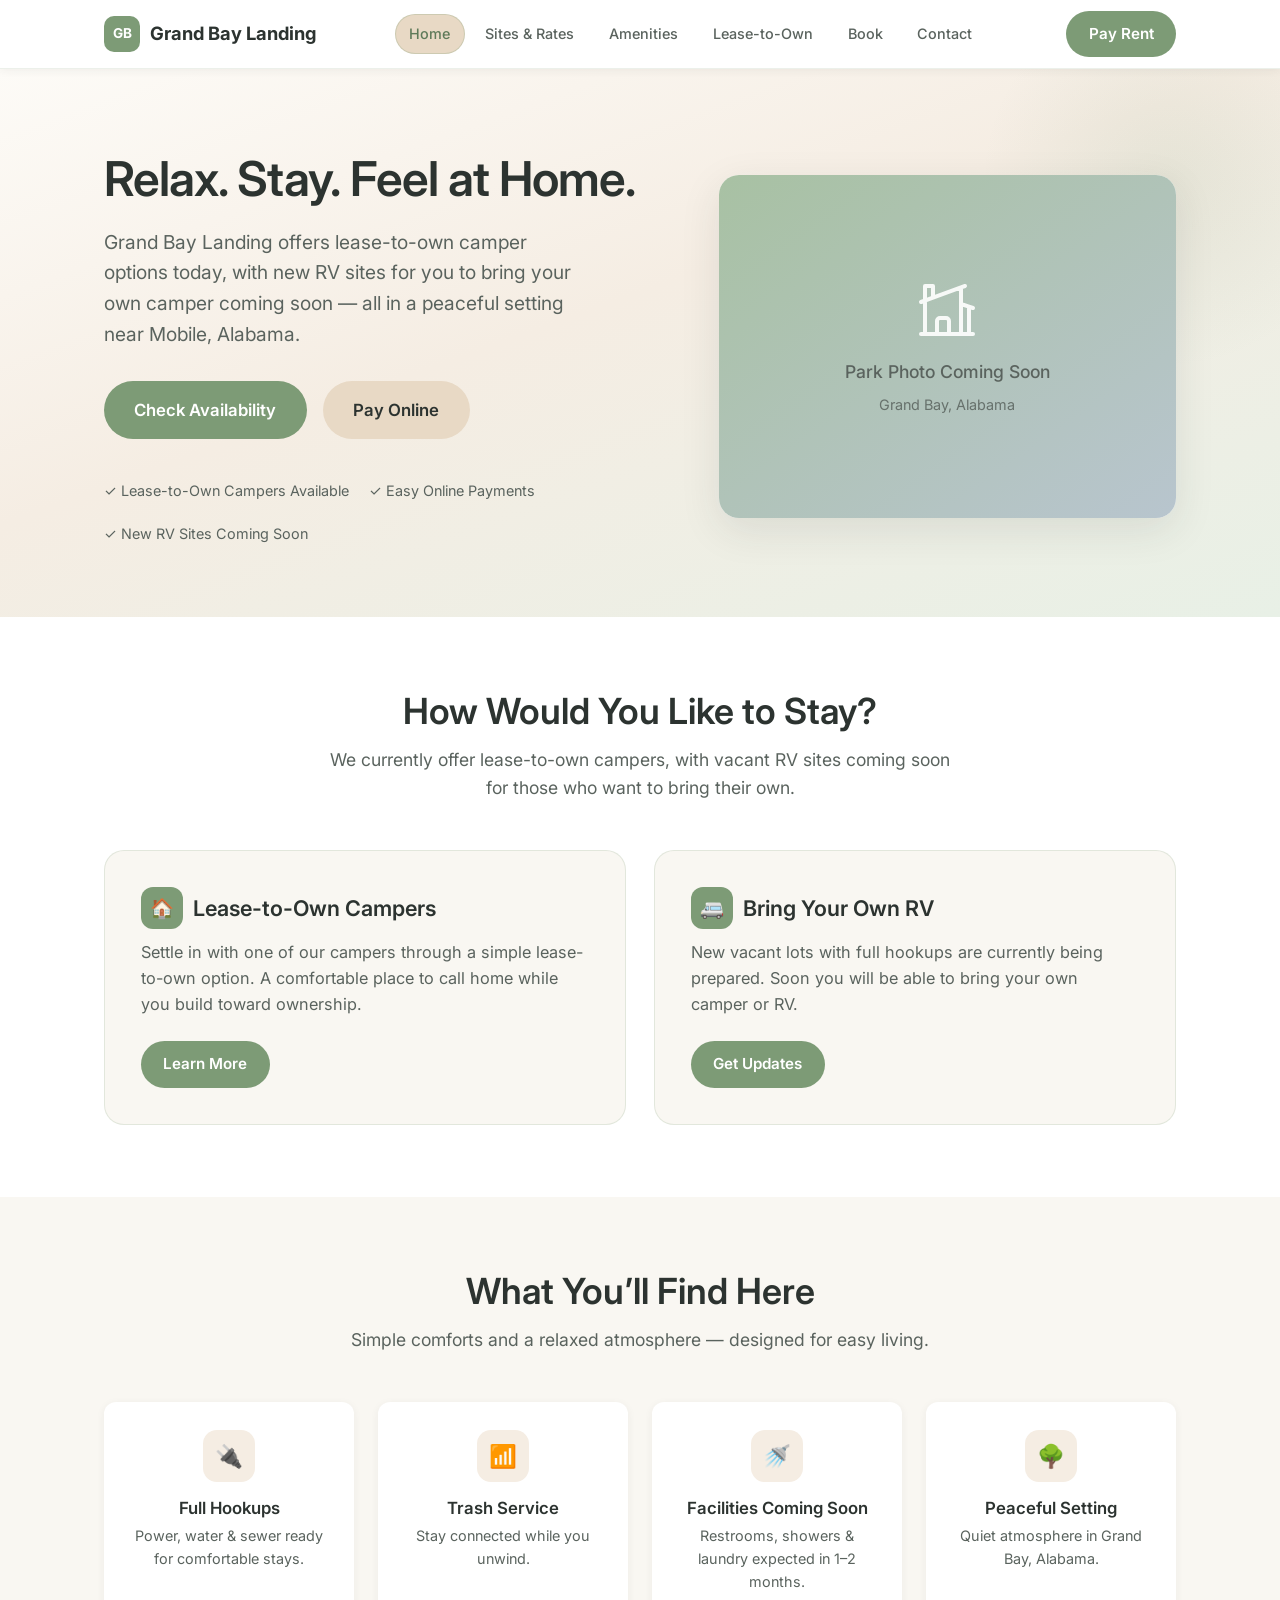
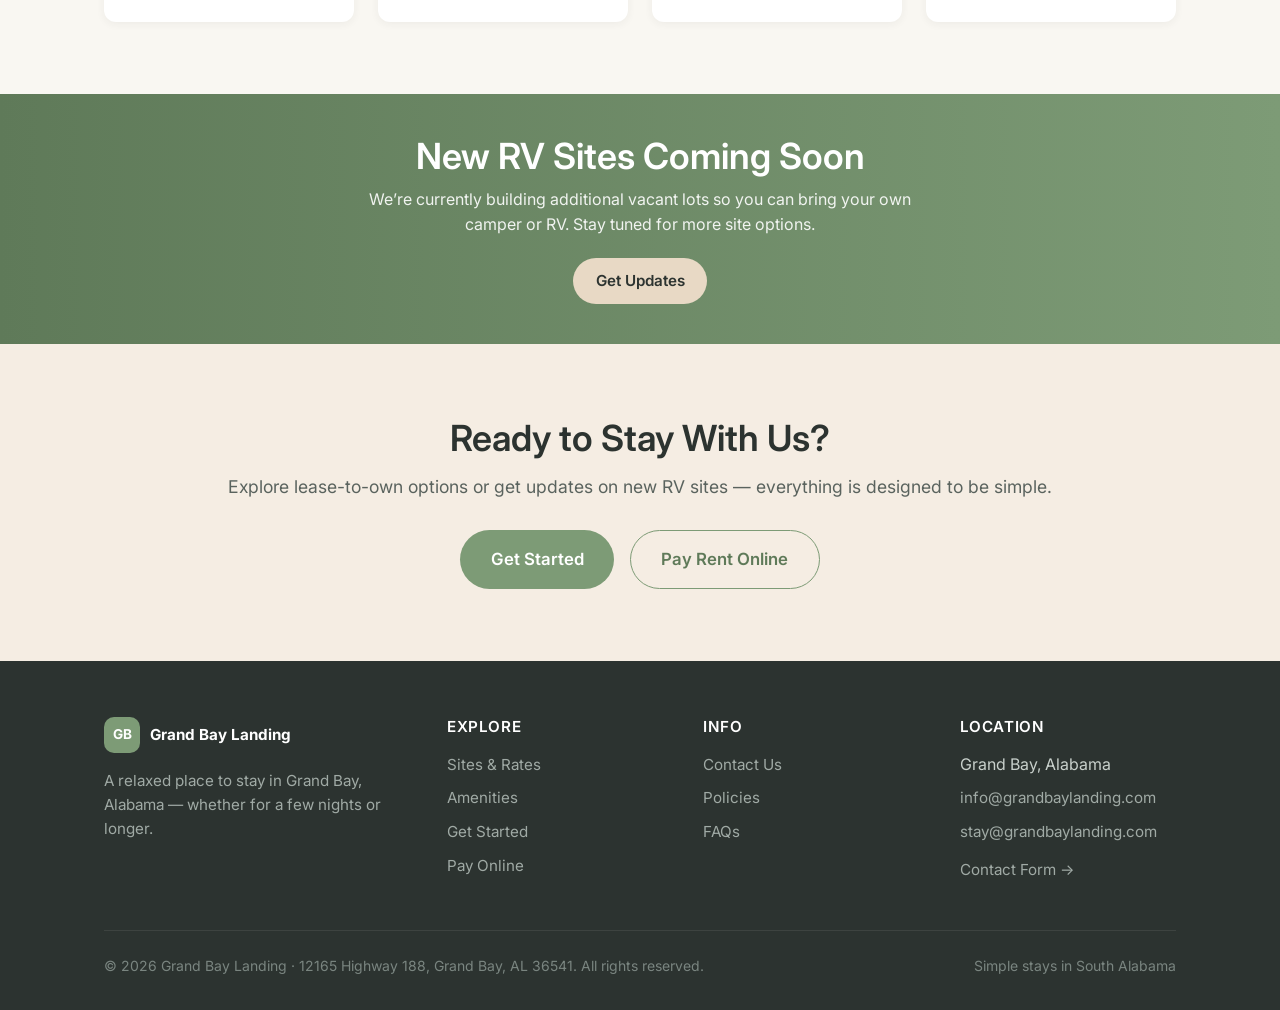
<file: gbl-rvs-listings/index.html>
<!DOCTYPE html>
<html lang="en">
<head>
  <meta charset="UTF-8">
  <meta name="viewport" content="width=device-width, initial-scale=1.0">
  <title>Grand Bay Landing | Lease-to-Own Campers & RV Sites – Grand Bay, Alabama</title>
  <meta name="description" content="Grand Bay Landing offers lease-to-own camper options and upcoming RV sites in Grand Bay, Alabama. Easy online payments for tenants.">
  <link rel="preconnect" href="https://fonts.googleapis.com">
  <link rel="preconnect" href="https://fonts.gstatic.com" crossorigin>
  <link href="https://fonts.googleapis.com/css2?family=Inter:wght@400;500;600;700&display=swap" rel="stylesheet">
  <link rel="stylesheet" href="styles.css">
  <!-- PWA ready later -->
</head>
<body>

  <!-- Header -->
  <header class="header">
    <div class="container header-inner">
      <a href="index.html" class="logo">
        <div class="logo-mark">GB</div>
        Grand Bay Landing
      </a>

      <nav class="nav">
        <a href="index.html" class="active">Home</a>
        <a href="sites.html">Sites & Rates</a>
        <a href="amenities.html">Amenities</a>
        <a href="rvs.html">Lease-to-Own</a>
        <a href="book.html">Book</a>
        <a href="contact.html">Contact</a>
      </nav>

      <div class="header-cta">
        <a href="https://tenants.propertymanagercloud.com/home/login?ReturnUrl=%2f" class="btn btn-primary" target="_blank" rel="noopener">Pay Rent</a>
      </div>

      <button class="menu-toggle" aria-label="Open menu">☰</button>
    </div>
  </header>

  <!-- Hero -->
  <section class="hero">
    <div class="container hero-grid">
      <div class="hero-content">
        <h1>Relax. Stay. Feel at Home.</h1>
        <p class="lead">
          Grand Bay Landing offers lease-to-own camper options today, with new RV sites for you to bring your own camper coming soon — all in a peaceful setting near Mobile, Alabama.
        </p>
        <div class="hero-actions">
          <a href="book.html" class="btn btn-primary btn-lg">Check Availability</a>
          <a href="https://tenants.propertymanagercloud.com/home/login?ReturnUrl=%2f" class="btn btn-sand btn-lg" target="_blank" rel="noopener">Pay Online</a>
        </div>
        <div class="hero-badges">
          <span>✓ Lease-to-Own Campers Available</span>
          <span>✓ Easy Online Payments</span>
          <span>✓ New RV Sites Coming Soon</span>
        </div>
      </div>

      <div class="hero-visual">
        <div class="hero-placeholder">
          <svg xmlns="http://www.w3.org/2000/svg" fill="none" viewBox="0 0 24 24" stroke="currentColor" stroke-width="1.5">
            <path stroke-linecap="round" stroke-linejoin="round" d="M8.25 21v-4.875c0-.621.504-1.125 1.125-1.125h2.25c.621 0 1.125.504 1.125 1.125V21m0 0h4.5V3.545M12.75 21h7.5V10.75M2.25 21h1.5m18 0h-18M2.25 9l4.5-1.636M18.75 3l-1.5.545m0 6.205l3 1m1.5.5-1.5-.5M6.75 7.364V3h-3v18m3-13.636l10.5-3.819" />
          </svg>
          <p style="font-size:1.1rem; font-weight:500; margin:0;">Park Photo Coming Soon</p>
          <p style="font-size:0.9rem; opacity:0.85; margin-top:0.4rem;">Grand Bay, Alabama</p>
        </div>
      </div>
    </div>
  </section>

  <!-- Two Clear Paths -->
  <section class="section paths">
    <div class="container">
      <div class="section-header">
        <h2>How Would You Like to Stay?</h2>
        <p>We currently offer lease-to-own campers, with vacant RV sites coming soon for those who want to bring their own.</p>
      </div>

      <div class="paths-grid">
        <!-- Lease-to-Own -->
        <div class="path-card">
          <h3>
            <span class="path-icon">🏠</span>
            Lease-to-Own Campers
          </h3>
          <p>
            Settle in with one of our campers through a simple lease-to-own option. A comfortable place to call home while you build toward ownership.
          </p>
          <a href="contact.html" class="btn btn-primary">Learn More</a>
        </div>

        <!-- Bring Your Own -->
        <div class="path-card">
          <h3>
            <span class="path-icon">🚐</span>
            Bring Your Own RV
          </h3>
          <p>
            New vacant lots with full hookups are currently being prepared. Soon you will be able to bring your own camper or RV.
          </p>
          <a href="contact.html" class="btn btn-primary">Get Updates</a>
        </div>
      </div>
    </div>
  </section>

  <!-- Features / Amenities Teaser -->
  <section class="section" style="background: var(--off-white);">
    <div class="container">
      <div class="section-header">
        <h2>What You’ll Find Here</h2>
        <p>Simple comforts and a relaxed atmosphere — designed for easy living.</p>
      </div>

      <div class="features-grid">
        <div class="feature-card">
          <div class="feature-icon">🔌</div>
          <h4>Full Hookups</h4>
          <p>Power, water & sewer ready for comfortable stays.</p>
        </div>
        <div class="feature-card">
          <div class="feature-icon">📶</div>
          <h4>Trash Service</h4>
          <p>Stay connected while you unwind.</p>
        </div>
        <div class="feature-card">
          <div class="feature-icon">🚿</div>
          <h4>Facilities Coming Soon</h4>
          <p>Restrooms, showers & laundry expected in 1–2 months.</p>
        </div>
        <div class="feature-card">
          <div class="feature-icon">🌳</div>
          <h4>Peaceful Setting</h4>
          <p>Quiet atmosphere in Grand Bay, Alabama.</p>
        </div>
      </div>
    </div>
  </section>

  <!-- Coming Soon Banner -->
  <section class="coming-soon">
    <div class="container">
      <h2>New RV Sites Coming Soon</h2>
      <p>
        We’re currently building additional vacant lots so you can bring your own camper or RV. 
        Stay tuned for more site options.
      </p>
      <a href="contact.html" class="btn btn-sand">Get Updates</a>
    </div>
  </section>

  <!-- Final CTA -->
  <section class="section cta-section">
    <div class="container">
      <h2>Ready to Stay With Us?</h2>
      <p>Explore lease-to-own options or get updates on new RV sites — everything is designed to be simple.</p>
      <div class="cta-actions">
        <a href="book.html" class="btn btn-primary btn-lg">Get Started</a>
        <a href="https://tenants.propertymanagercloud.com/home/login?ReturnUrl=%2f" class="btn btn-secondary btn-lg" target="_blank" rel="noopener">Pay Rent Online</a>
      </div>
    </div>
  </section>

  <!-- Footer -->
  <footer class="footer">
    <div class="container">
      <div class="footer-grid">
        <div class="footer-brand">
          <a href="index.html" class="logo">
            <div class="logo-mark">GB</div>
            Grand Bay Landing
          </a>
          <p>A relaxed place to stay in Grand Bay, Alabama — whether for a few nights or longer.</p>
        </div>

        <div>
          <h4>Explore</h4>
          <ul>
            <li><a href="sites.html">Sites & Rates</a></li>
            <li><a href="amenities.html">Amenities</a></li>
            <li><a href="book.html">Get Started</a></li>
            <li><a href="https://tenants.propertymanagercloud.com/home/login?ReturnUrl=%2f" target="_blank" rel="noopener">Pay Online</a></li>
          </ul>
        </div>

        <div>
          <h4>Info</h4>
          <ul>
            <li><a href="contact.html">Contact Us</a></li>
            <li><a href="#">Policies</a></li>
            <li><a href="#">FAQs</a></li>
          </ul>
        </div>

        <div>
          <h4>Location</h4>
          <ul>
            <li>Grand Bay, Alabama</li>
            <li style="margin-top:0.5rem;"><a href="mailto:info@grandbaylanding.com">info@grandbaylanding.com</a></li>
            <li><a href="mailto:stay@grandbaylanding.com">stay@grandbaylanding.com</a></li>
            <li style="margin-top:0.75rem;"><a href="contact.html">Contact Form →</a></li>
          </ul>
        </div>
      </div>

      <div class="footer-bottom">
        <span>© 2026 Grand Bay Landing · 12165 Highway 188, Grand Bay, AL 36541. All rights reserved.</span>
        <span>Simple stays in South Alabama</span>
      </div>
    </div>
  </footer>

  <script src="script.js"></script>
</body>
</html>
</file>
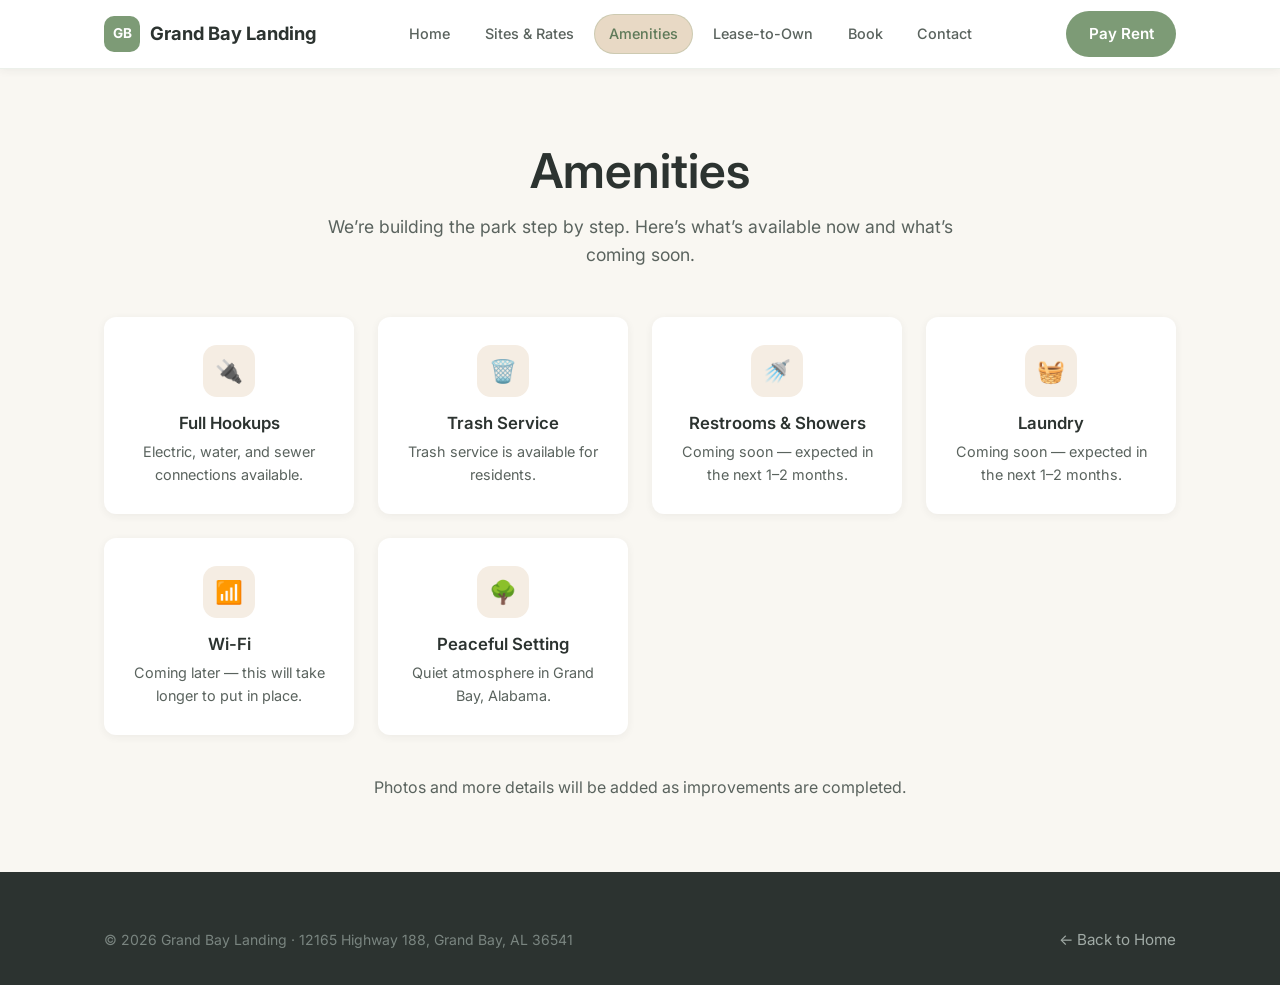
<file: gbl-rvs-listings/amenities.html>
<!DOCTYPE html>
<html lang="en">
<head>
  <meta charset="UTF-8">
  <meta name="viewport" content="width=device-width, initial-scale=1.0">
  <title>Amenities | Grand Bay Landing</title>
  <link href="https://fonts.googleapis.com/css2?family=Inter:wght@400;500;600;700&display=swap" rel="stylesheet">
  <link rel="stylesheet" href="styles.css">
</head>
<body>
  <header class="header">
    <div class="container header-inner">
      <a href="index.html" class="logo"><div class="logo-mark">GB</div>Grand Bay Landing</a>
      <nav class="nav">
        <a href="index.html">Home</a>
        <a href="sites.html">Sites & Rates</a>
        <a href="amenities.html" class="active">Amenities</a>
        <a href="rvs.html">Lease-to-Own</a>
        <a href="book.html">Book</a>
        <a href="contact.html">Contact</a>
      </nav>

      <div class="header-cta">
        <a href="https://tenants.propertymanagercloud.com/home/login?ReturnUrl=%2f" class="btn btn-primary" target="_blank" rel="noopener">Pay Rent</a>
      </div>
      <button class="menu-toggle" aria-label="Open menu">☰</button>
    </div>
  </header>

  <section class="section">
    <div class="container">
      <div class="section-header">
        <h1>Amenities</h1>
        <p>We’re building the park step by step. Here’s what’s available now and what’s coming soon.</p>
      </div>

      <div class="features-grid">
        <div class="feature-card">
          <div class="feature-icon">🔌</div>
          <h4>Full Hookups</h4>
          <p>Electric, water, and sewer connections available.</p>
        </div>
        <div class="feature-card">
          <div class="feature-icon">🗑️</div>
          <h4>Trash Service</h4>
          <p>Trash service is available for residents.</p>
        </div>
        <div class="feature-card">
          <div class="feature-icon">🚿</div>
          <h4>Restrooms & Showers</h4>
          <p>Coming soon — expected in the next 1–2 months.</p>
        </div>
        <div class="feature-card">
          <div class="feature-icon">🧺</div>
          <h4>Laundry</h4>
          <p>Coming soon — expected in the next 1–2 months.</p>
        </div>
        <div class="feature-card">
          <div class="feature-icon">📶</div>
          <h4>Wi-Fi</h4>
          <p>Coming later — this will take longer to put in place.</p>
        </div>
        <div class="feature-card">
          <div class="feature-icon">🌳</div>
          <h4>Peaceful Setting</h4>
          <p>Quiet atmosphere in Grand Bay, Alabama.</p>
        </div>
      </div>

      <p style="text-align:center; margin-top:2.5rem; color:var(--text-muted);">
        Photos and more details will be added as improvements are completed.
      </p>
    </div>
  </section>

  <footer class="footer">
    <div class="container">
      <div class="footer-bottom" style="border:none; padding-top:0;">
        <span>© 2026 Grand Bay Landing · 12165 Highway 188, Grand Bay, AL 36541</span>
        <a href="index.html" style="color:#a0aaa5;">← Back to Home</a>
      </div>
    </div>
  </footer>
  <script src="script.js"></script>
</body>
</html>
</file>
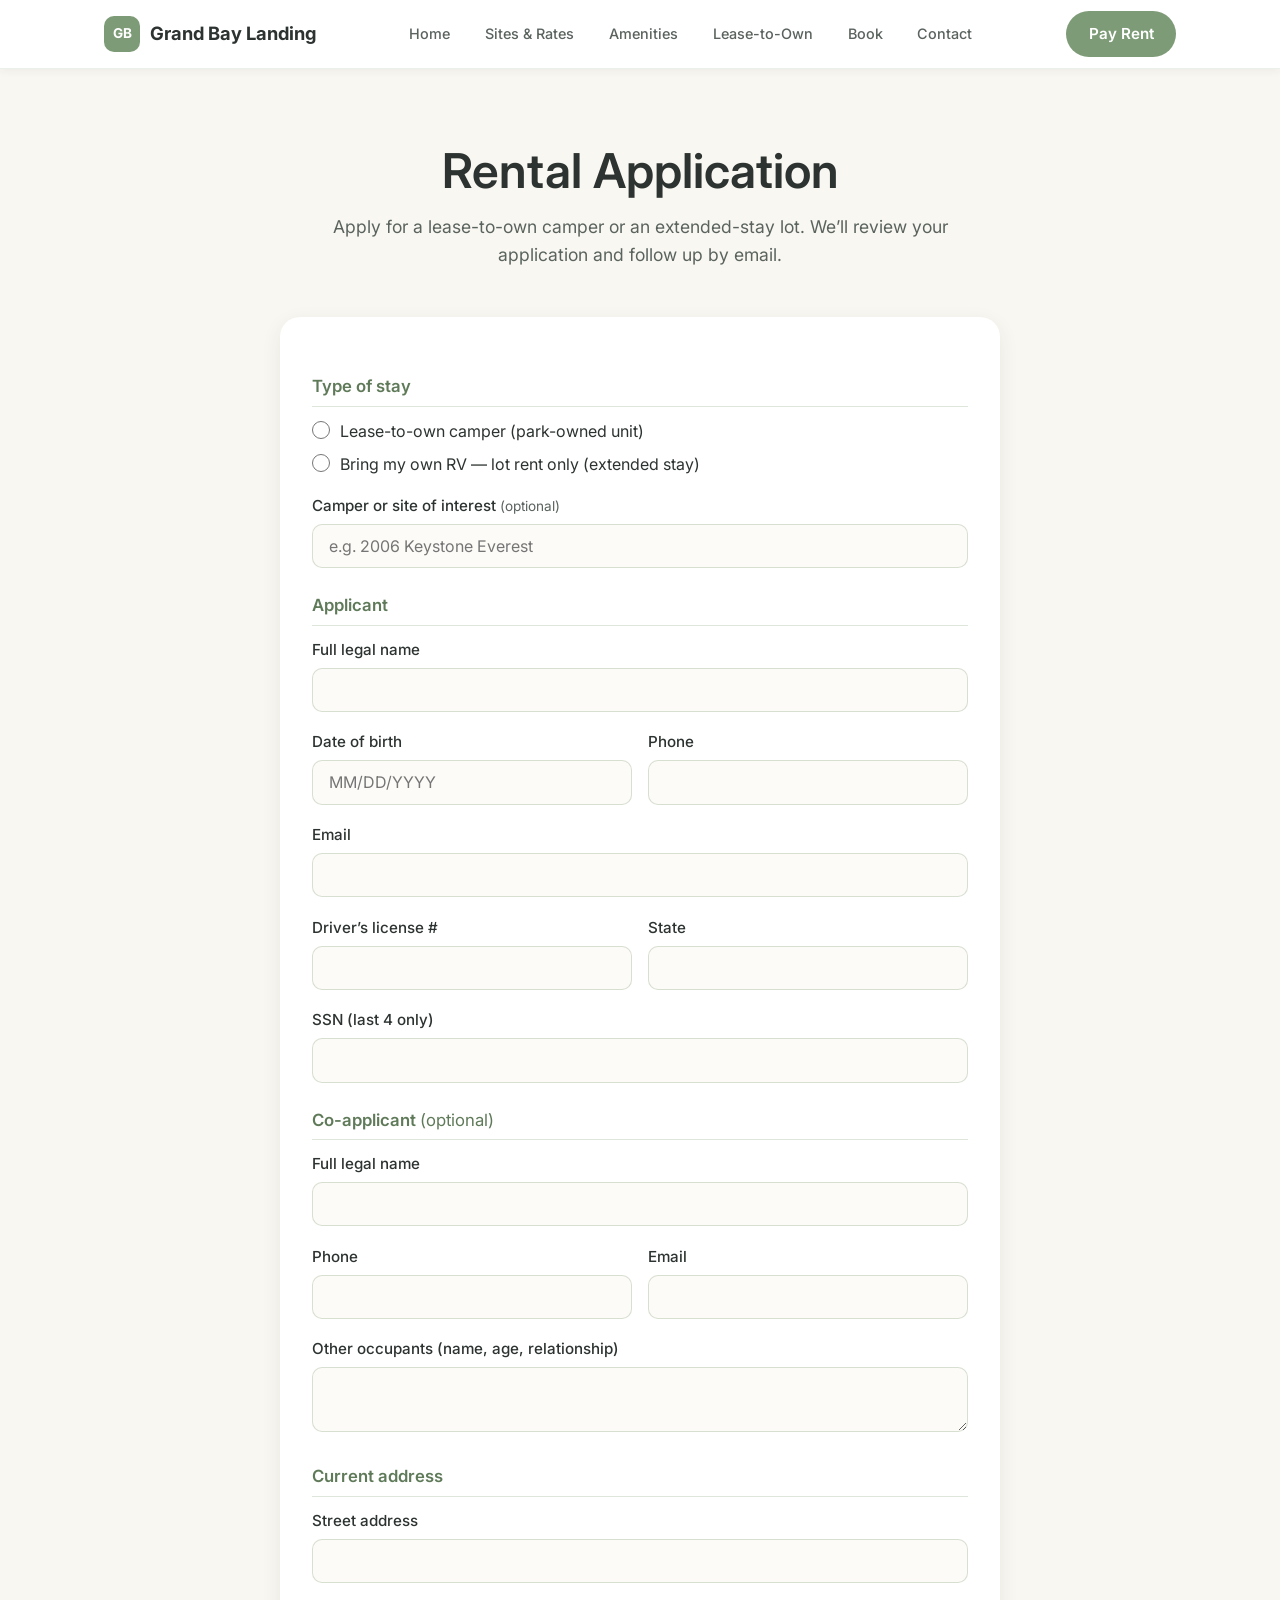
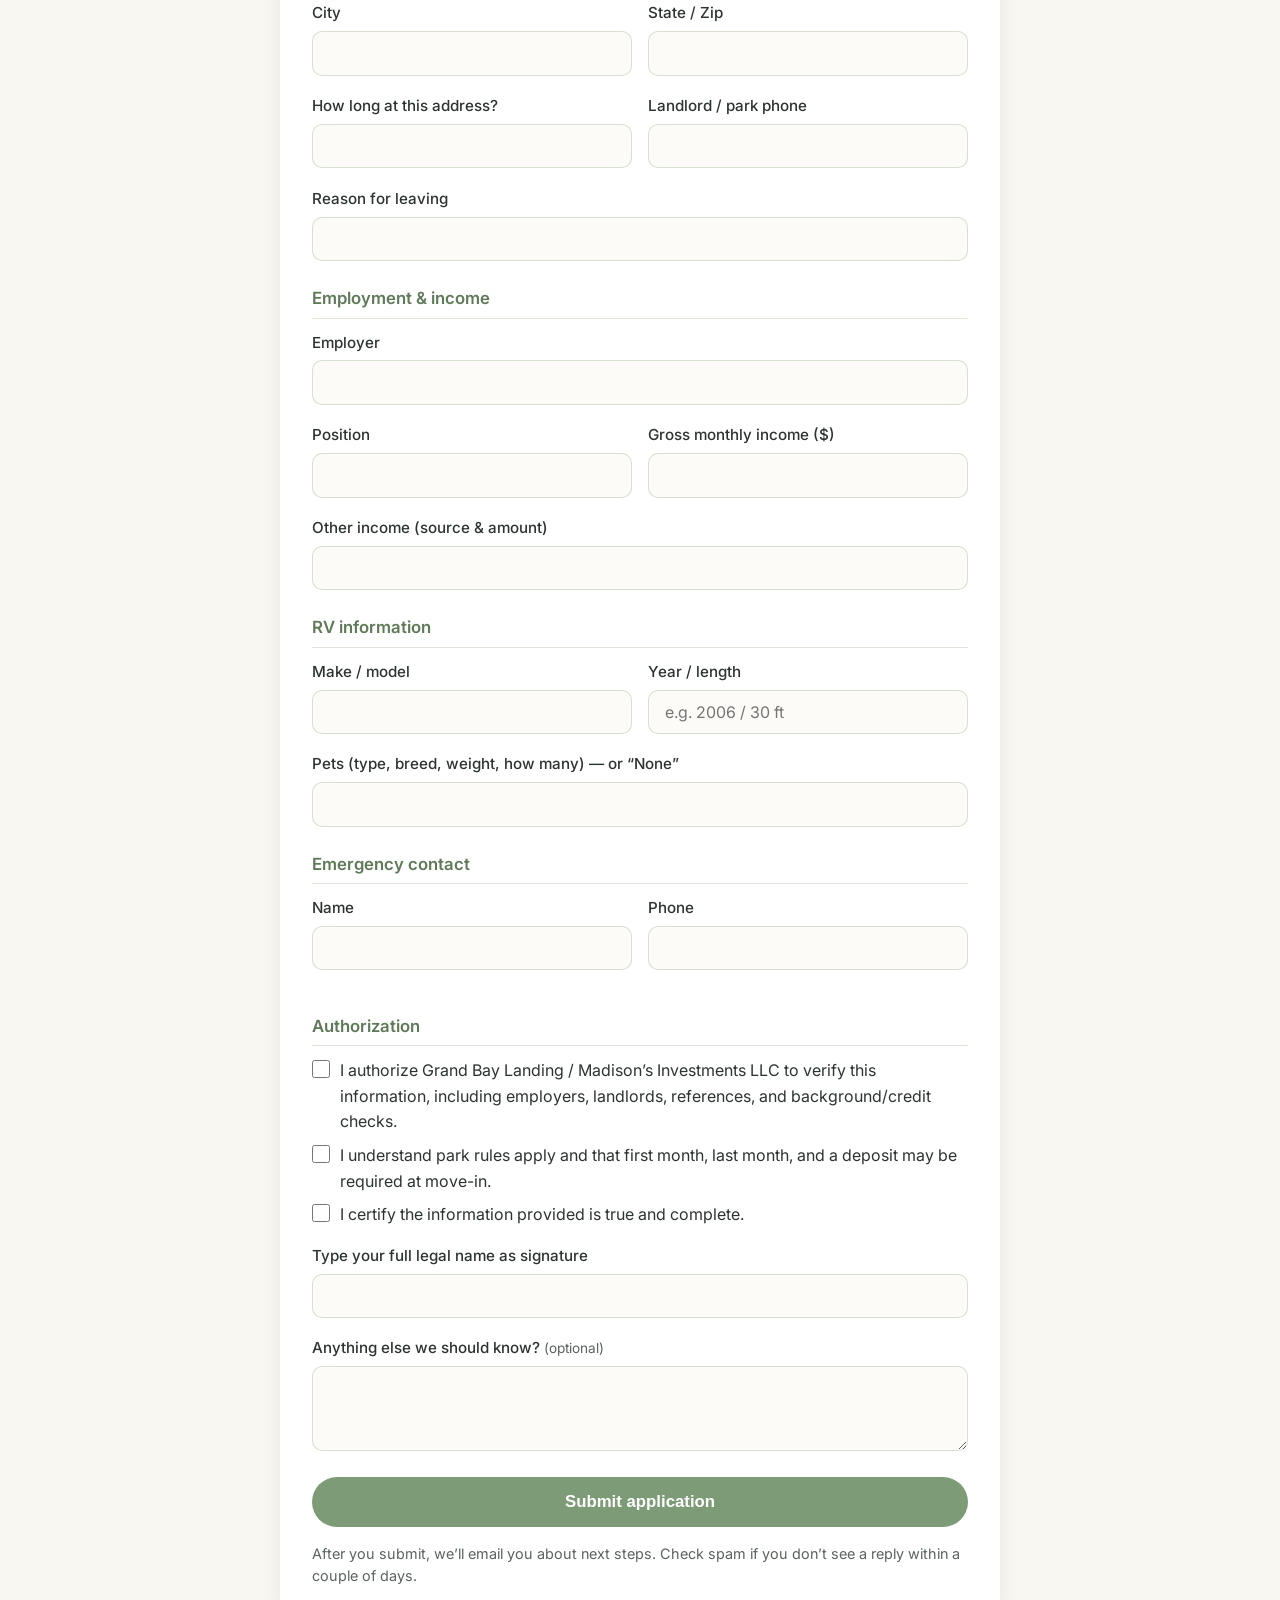
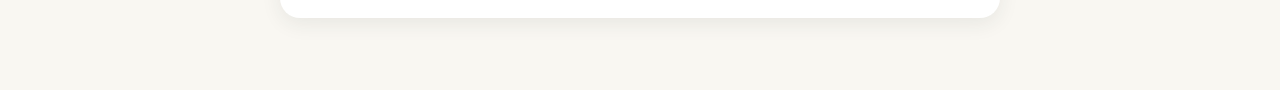
<file: gbl-rvs-listings/apply.html>
<!DOCTYPE html>
<html lang="en">
<head>
  <meta charset="UTF-8">
  <meta name="viewport" content="width=device-width, initial-scale=1.0">
  <title>Apply | Grand Bay Landing</title>
  <link rel="preconnect" href="https://fonts.googleapis.com">
  <link rel="preconnect" href="https://fonts.gstatic.com" crossorigin>
  <link href="https://fonts.googleapis.com/css2?family=Inter:wght@400;500;600;700&display=swap" rel="stylesheet">
  <link rel="stylesheet" href="styles.css">
  <style>
    .form-card {
      background: var(--white);
      border-radius: var(--radius-lg);
      padding: 2rem;
      box-shadow: var(--shadow-md);
      max-width: 720px;
      margin: 0 auto;
    }
    .form-group { margin-bottom: 1.15rem; }
    .form-group label {
      display: block; font-weight: 500; margin-bottom: 0.35rem;
      color: var(--charcoal); font-size: 0.95rem;
    }
    .form-group .hint { font-size: 0.85rem; color: var(--text-muted); font-weight: 400; }
    .form-group input, .form-group select, .form-group textarea {
      width: 100%; padding: 0.7rem 1rem;
      border: 1px solid rgba(125, 155, 118, 0.3);
      border-radius: 10px; font-size: 1rem; font-family: inherit;
      background: var(--cream);
    }
    .form-group input:focus, .form-group select:focus, .form-group textarea:focus {
      outline: none; border-color: var(--sage);
      box-shadow: 0 0 0 3px rgba(125, 155, 118, 0.15);
    }
    .form-row { display: grid; grid-template-columns: 1fr 1fr; gap: 1rem; }
    @media (max-width: 600px) { .form-row { grid-template-columns: 1fr; } }
    .check-group { display: flex; flex-direction: column; gap: 0.5rem; margin: 0.5rem 0 1rem; }
    .check-group label { display: flex; gap: 0.6rem; align-items: flex-start; font-weight: 400; cursor: pointer; }
    .check-group input { width: 18px; height: 18px; margin-top: 2px; flex-shrink: 0; }
    .section-label {
      font-size: 1.05rem; font-weight: 600; color: var(--sage-dark);
      margin: 1.5rem 0 0.75rem; padding-bottom: 0.35rem;
      border-bottom: 1px solid rgba(125,155,118,0.25);
    }
    .note { font-size: 0.9rem; color: var(--text-muted); margin-top: 1rem; line-height: 1.5; }
  </style>
</head>
<body>
  <header class="header">
    <div class="container header-inner">
      <a href="index.html" class="logo"><div class="logo-mark">GB</div>Grand Bay Landing</a>
      <nav class="nav">
        <a href="index.html">Home</a>
        <a href="sites.html">Sites & Rates</a>
        <a href="amenities.html">Amenities</a>
        <a href="rvs.html">Lease-to-Own</a>
        <a href="book.html">Book</a>
        <a href="contact.html">Contact</a>
      </nav>
      <div class="header-cta">
        <a href="https://tenants.propertymanagercloud.com/home/login?ReturnUrl=%2f" class="btn btn-primary" target="_blank" rel="noopener">Pay Rent</a>
      </div>
      <button class="menu-toggle" aria-label="Open menu">☰</button>
    </div>
  </header>

  <section class="section">
    <div class="container">
      <div class="section-header">
        <h1>Rental Application</h1>
        <p>Apply for a lease-to-own camper or an extended-stay lot. We’ll review your application and follow up by email.</p>
      </div>

      <div class="form-card">
        <div id="form-success" style="display:none; text-align:center; padding:2rem 1rem;">
          <h3 style="color:var(--sage-dark); margin-bottom:0.75rem;">Application received</h3>
          <p style="color:var(--text-muted); margin-bottom:0.75rem;">Thank you. We’ll review your information and contact you soon. If you don’t see a confirmation email, check your spam folder.</p>
          <a href="rvs.html" class="btn btn-primary">Back to Lease-to-Own</a>
        </div>

        <form id="apply-form" name="application" method="POST" data-netlify="true" netlify-honeypot="bot-field" action="/apply.html">
          <input type="hidden" name="form-name" value="application">
          <input type="hidden" name="_subject" value="New Rental Application - Grand Bay Landing">
          <p style="display:none;"><label>Don’t fill: <input name="bot-field"></label></p>

          <div class="section-label">Type of stay</div>
          <div class="check-group">
            <label><input type="radio" name="stay_type" value="Lease-to-own camper (park-owned)" required> Lease-to-own camper (park-owned unit)</label>
            <label><input type="radio" name="stay_type" value="Bring my own RV — lot rent only"> Bring my own RV — lot rent only (extended stay)</label>
          </div>
          <div class="form-group">
            <label for="interested_in">Camper or site of interest <span class="hint">(optional)</span></label>
            <input type="text" id="interested_in" name="interested_in" placeholder="e.g. 2006 Keystone Everest">
          </div>

          <div class="section-label">Applicant</div>
          <div class="form-group">
            <label for="full_name">Full legal name</label>
            <input type="text" id="full_name" name="full_name" required>
          </div>
          <div class="form-row">
            <div class="form-group">
              <label for="dob">Date of birth</label>
              <input type="text" id="dob" name="dob" placeholder="MM/DD/YYYY" required>
            </div>
            <div class="form-group">
              <label for="phone">Phone</label>
              <input type="tel" id="phone" name="phone" required>
            </div>
          </div>
          <div class="form-group">
            <label for="email">Email</label>
            <input type="email" id="email" name="email" required>
          </div>
          <div class="form-row">
            <div class="form-group">
              <label for="license">Driver’s license #</label>
              <input type="text" id="license" name="license">
            </div>
            <div class="form-group">
              <label for="license_state">State</label>
              <input type="text" id="license_state" name="license_state" maxlength="2">
            </div>
          </div>
          <div class="form-group">
            <label for="ssn_last4">SSN (last 4 only)</label>
            <input type="text" id="ssn_last4" name="ssn_last4" maxlength="4" pattern="[0-9]*" inputmode="numeric">
          </div>

          <div class="section-label">Co-applicant <span class="hint" style="font-weight:400;">(optional)</span></div>
          <div class="form-group">
            <label for="co_name">Full legal name</label>
            <input type="text" id="co_name" name="co_name">
          </div>
          <div class="form-row">
            <div class="form-group">
              <label for="co_phone">Phone</label>
              <input type="tel" id="co_phone" name="co_phone">
            </div>
            <div class="form-group">
              <label for="co_email">Email</label>
              <input type="email" id="co_email" name="co_email">
            </div>
          </div>
          <div class="form-group">
            <label for="other_occupants">Other occupants (name, age, relationship)</label>
            <textarea id="other_occupants" name="other_occupants" rows="2"></textarea>
          </div>

          <div class="section-label">Current address</div>
          <div class="form-group">
            <label for="address">Street address</label>
            <input type="text" id="address" name="address" required>
          </div>
          <div class="form-row">
            <div class="form-group">
              <label for="city">City</label>
              <input type="text" id="city" name="city" required>
            </div>
            <div class="form-group">
              <label for="state_zip">State / Zip</label>
              <input type="text" id="state_zip" name="state_zip" required>
            </div>
          </div>
          <div class="form-row">
            <div class="form-group">
              <label for="time_at_address">How long at this address?</label>
              <input type="text" id="time_at_address" name="time_at_address">
            </div>
            <div class="form-group">
              <label for="landlord_phone">Landlord / park phone</label>
              <input type="tel" id="landlord_phone" name="landlord_phone">
            </div>
          </div>
          <div class="form-group">
            <label for="reason_leaving">Reason for leaving</label>
            <input type="text" id="reason_leaving" name="reason_leaving">
          </div>

          <div class="section-label">Employment &amp; income</div>
          <div class="form-group">
            <label for="employer">Employer</label>
            <input type="text" id="employer" name="employer">
          </div>
          <div class="form-row">
            <div class="form-group">
              <label for="position">Position</label>
              <input type="text" id="position" name="position">
            </div>
            <div class="form-group">
              <label for="income">Gross monthly income ($)</label>
              <input type="text" id="income" name="income">
            </div>
          </div>
          <div class="form-group">
            <label for="other_income">Other income (source &amp; amount)</label>
            <input type="text" id="other_income" name="other_income">
          </div>

          <div class="section-label">RV information</div>
          <div class="form-row">
            <div class="form-group">
              <label for="rv_make">Make / model</label>
              <input type="text" id="rv_make" name="rv_make">
            </div>
            <div class="form-group">
              <label for="rv_year">Year / length</label>
              <input type="text" id="rv_year" name="rv_year" placeholder="e.g. 2006 / 30 ft">
            </div>
          </div>
          <div class="form-group">
            <label for="pets">Pets (type, breed, weight, how many) — or “None”</label>
            <input type="text" id="pets" name="pets">
          </div>

          <div class="section-label">Emergency contact</div>
          <div class="form-row">
            <div class="form-group">
              <label for="emergency_name">Name</label>
              <input type="text" id="emergency_name" name="emergency_name">
            </div>
            <div class="form-group">
              <label for="emergency_phone">Phone</label>
              <input type="tel" id="emergency_phone" name="emergency_phone">
            </div>
          </div>

          <div class="section-label">Authorization</div>
          <div class="check-group">
            <label>
              <input type="checkbox" name="auth_verify" value="Yes" required>
              I authorize Grand Bay Landing / Madison’s Investments LLC to verify this information, including employers, landlords, references, and background/credit checks.
            </label>
            <label>
              <input type="checkbox" name="auth_rules" value="Yes" required>
              I understand park rules apply and that first month, last month, and a deposit may be required at move-in.
            </label>
            <label>
              <input type="checkbox" name="auth_truth" value="Yes" required>
              I certify the information provided is true and complete.
            </label>
          </div>
          <div class="form-group">
            <label for="signature">Type your full legal name as signature</label>
            <input type="text" id="signature" name="signature" required>
          </div>
          <div class="form-group">
            <label for="notes">Anything else we should know? <span class="hint">(optional)</span></label>
            <textarea id="notes" name="notes" rows="3"></textarea>
          </div>

          <button type="submit" class="btn btn-primary btn-lg" style="width:100%;">Submit application</button>
          <p class="note">After you submit, we’ll email you about next steps. Check spam if you don’t see a reply within a couple of days.</p>
        </form>
      </div>
    </div>
  </section>

  <script src="script.js"></script>
  <script>
    (function () {
      const form = document.getElementById('apply-form');
      const success = document.getElementById('form-success');
      if (!form) return;
      // Prefill interested_in from query string
      const params = new URLSearchParams(window.location.search);
      const unit = params.get('unit');
      if (unit && form.interested_in) form.interested_in.value = unit;

      form.addEventListener('submit', function () {
        setTimeout(function () {
          form.style.display = 'none';
          success.style.display = 'block';
          window.scrollTo({ top: 0, behavior: 'smooth' });
        }, 400);
      });
    })();
  </script>
</body>
</html>
</file>
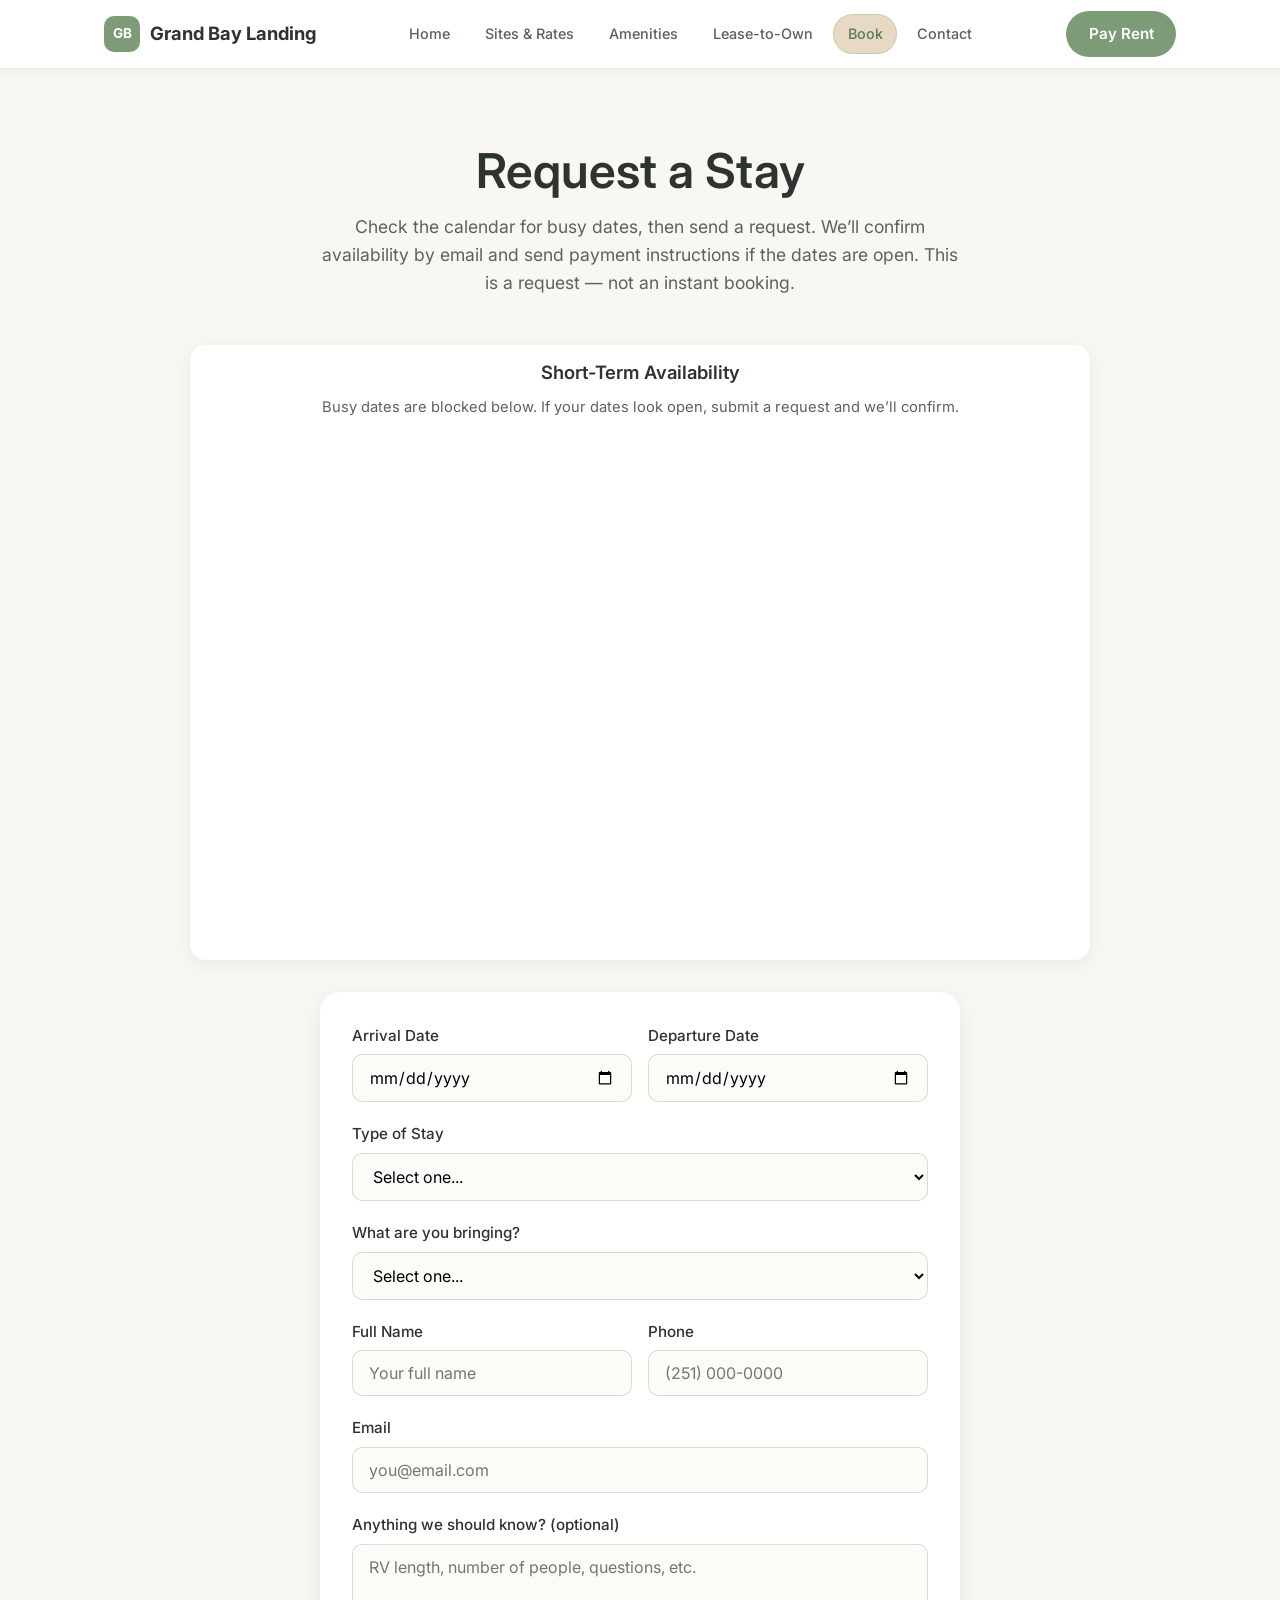
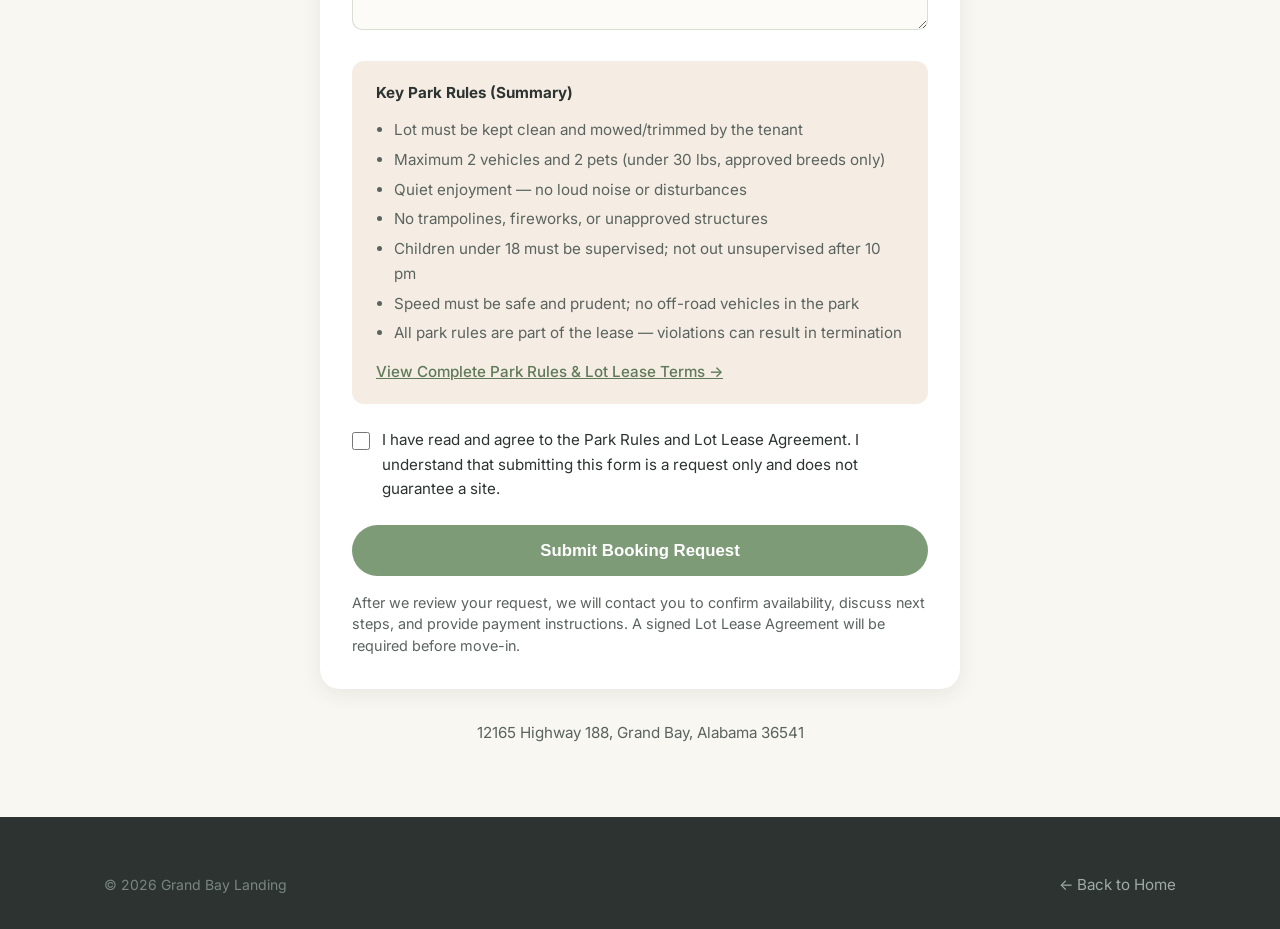
<file: gbl-rvs-listings/book.html>
<!DOCTYPE html>
<html lang="en">
<head>
  <meta charset="UTF-8">
  <meta name="viewport" content="width=device-width, initial-scale=1.0">
  <title>Book a Stay | Grand Bay Landing</title>
  <link href="https://fonts.googleapis.com/css2?family=Inter:wght@400;500;600;700&display=swap" rel="stylesheet">
  <link rel="stylesheet" href="styles.css">
  <style>
    .form-card {
      background: var(--white);
      border-radius: var(--radius-lg);
      padding: 2rem;
      box-shadow: var(--shadow-md);
      max-width: 640px;
      margin: 0 auto;
    }
    .form-group {
      margin-bottom: 1.25rem;
    }
    .form-group label {
      display: block;
      font-weight: 500;
      margin-bottom: 0.4rem;
      color: var(--charcoal);
      font-size: 0.95rem;
    }
    .form-group input,
    .form-group select,
    .form-group textarea {
      width: 100%;
      padding: 0.75rem 1rem;
      border: 1px solid rgba(125, 155, 118, 0.3);
      border-radius: 10px;
      font-size: 1rem;
      font-family: inherit;
      background: var(--cream);
      transition: var(--transition);
    }
    .form-group input:focus,
    .form-group select:focus,
    .form-group textarea:focus {
      outline: none;
      border-color: var(--sage);
      box-shadow: 0 0 0 3px rgba(125, 155, 118, 0.15);
    }
    .form-row {
      display: grid;
      grid-template-columns: 1fr 1fr;
      gap: 1rem;
    }
    @media (max-width: 600px) {
      .form-row { grid-template-columns: 1fr; }
    }
    .rules-summary {
      background: var(--sand-light);
      border-radius: 12px;
      padding: 1.25rem 1.5rem;
      margin: 1.5rem 0;
      font-size: 0.95rem;
    }
    .rules-summary ul {
      margin: 0.75rem 0 0 1.1rem;
      list-style: disc;
      color: var(--text-muted);
    }
    .rules-summary li {
      margin-bottom: 0.35rem;
    }
    .agree-box {
      display: flex;
      gap: 0.75rem;
      align-items: flex-start;
      margin: 1.5rem 0;
      font-size: 0.95rem;
    }
    .agree-box input {
      margin-top: 0.25rem;
      width: 18px;
      height: 18px;
      flex-shrink: 0;
    }
    .note {
      font-size: 0.9rem;
      color: var(--text-muted);
      margin-top: 1rem;
      line-height: 1.5;
    }
  </style>
</head>
<body>
  <header class="header">
    <div class="container header-inner">
      <a href="index.html" class="logo"><div class="logo-mark">GB</div>Grand Bay Landing</a>
      <nav class="nav">
        <a href="index.html">Home</a>
        <a href="sites.html">Sites & Rates</a>
        <a href="amenities.html">Amenities</a>
        <a href="rvs.html">Lease-to-Own</a>
        <a href="book.html" class="active">Book</a>
        <a href="contact.html">Contact</a>
      </nav>

      <div class="header-cta">
        <a href="https://tenants.propertymanagercloud.com/home/login?ReturnUrl=%2f" class="btn btn-primary" target="_blank" rel="noopener">Pay Rent</a>
      </div>
      <button class="menu-toggle" aria-label="Open menu">☰</button>
    </div>
  </header>

  <section class="section">
    <div class="container">
      <div class="section-header">
        <h1>Request a Stay</h1>
        <p>Check the calendar for busy dates, then send a request. We’ll confirm availability by email and send payment instructions if the dates are open. This is a request — not an instant booking.</p>
      </div>

      <div class="calendar-wrap" style="max-width:900px;margin:0 auto 2rem;background:#fff;border-radius:16px;padding:1rem;box-shadow:0 4px 20px rgba(0,0,0,0.06);">
        <h2 style="font-size:1.15rem;margin:0 0 0.75rem;text-align:center;">Short-Term Availability</h2>
        <p style="text-align:center;color:var(--text-muted);font-size:0.92rem;margin:0 0 1rem;">Busy dates are blocked below. If your dates look open, submit a request and we’ll confirm.</p>
        <div style="overflow:auto;-webkit-overflow-scrolling:touch;">
          <iframe src="https://calendar.google.com/calendar/embed?src=c_06d75ab07a75242da12ebfbc3df880751e3aca9501e75c2309893764db3ca737%40group.calendar.google.com&ctz=America%2FChicago" style="border:0;min-width:280px;" width="100%" height="500" frameborder="0" scrolling="no" title="Short-term site availability"></iframe>
        </div>
      </div>

      <div class="form-card">
        <div id="form-success" style="display:none; text-align:center; padding:2rem 1rem;">
          <h3 style="color:var(--sage-dark); margin-bottom:0.75rem;">Thank you!</h3>
          <p style="color:var(--text-muted); margin-bottom:0.75rem;">Your booking request has been received. We will contact you soon to confirm availability and next steps.</p>
          <p style="color:var(--text-muted); margin-bottom:1.5rem; font-size:0.95rem;">If you do not receive a confirmation email within a few minutes, please check your spam or junk folder.</p>
          <button type="button" class="btn btn-primary" onclick="document.getElementById('form-success').style.display='none'; document.getElementById('booking-form').style.display='block';">Submit another request</button>
        </div>
        <form id="booking-form" action="/book.html" name="booking" netlify method="POST">
          
          <div class="form-row">
            <div class="form-group">
              <label for="arrival">Arrival Date</label>
              <input type="date" id="arrival" name="arrival" required>
            </div>
            <div class="form-group">
              <label for="departure">Departure Date</label>
              <input type="date" id="departure" name="departure" required>
            </div>
          </div>

          <div class="form-group">
            <label for="stay-type">Type of Stay</label>
            <select id="stay-type" name="stay-type" required>
              <option value="">Select one...</option>
              <option value="nightly">Nightly</option>
              <option value="weekly">Weekly</option>
              <option value="monthly">Monthly / Long-term</option>
              <option value="lease-to-own">Lease-to-Own Camper</option>
            </select>
          </div>

          <div class="form-group">
            <label for="rv-type">What are you bringing?</label>
            <select id="rv-type" name="rv-type" required>
              <option value="">Select one...</option>
              <option value="own-rv">My own RV / Camper</option>
              <option value="lease-to-own">Interested in Lease-to-Own</option>
              <option value="unsure">Not sure yet</option>
            </select>
          </div>

          <div class="form-row">
            <div class="form-group">
              <label for="name">Full Name</label>
              <input type="text" id="name" name="name" required placeholder="Your full name">
            </div>
            <div class="form-group">
              <label for="phone">Phone</label>
              <input type="tel" id="phone" name="phone" required placeholder="(251) 000-0000">
            </div>
          </div>

          <div class="form-group">
            <label for="email">Email</label>
            <input type="email" id="email" name="email" required placeholder="you@email.com">
          </div>

          <div class="form-group">
            <label for="message">Anything we should know? (optional)</label>
            <textarea id="message" name="message" rows="3" placeholder="RV length, number of people, questions, etc."></textarea>
          </div>

          <!-- Rules Summary -->
          <div class="rules-summary">
            <strong style="color:var(--charcoal);">Key Park Rules (Summary)</strong>
            <ul>
              <li>Lot must be kept clean and mowed/trimmed by the tenant</li>
              <li>Maximum 2 vehicles and 2 pets (under 30 lbs, approved breeds only)</li>
              <li>Quiet enjoyment — no loud noise or disturbances</li>
              <li>No trampolines, fireworks, or unapproved structures</li>
              <li>Children under 18 must be supervised; not out unsupervised after 10 pm</li>
              <li>Speed must be safe and prudent; no off-road vehicles in the park</li>
              <li>All park rules are part of the lease — violations can result in termination</li>
            </ul>
            <p style="margin-top:0.9rem; margin-bottom:0;">
              <a href="rules.html" style="color:var(--sage-dark); font-weight:500; text-decoration:underline;">View Complete Park Rules & Lot Lease Terms →</a>
            </p>
          </div>

          <div class="agree-box">
            <input type="checkbox" id="agree" name="agree" required>
            <label for="agree">I have read and agree to the Park Rules and Lot Lease Agreement. I understand that submitting this form is a request only and does not guarantee a site.</label>
          </div>

          <button type="submit" class="btn btn-primary btn-lg" style="width:100%;">Submit Booking Request</button>

          <p class="note">
            After we review your request, we will contact you to confirm availability, discuss next steps, and provide payment instructions. A signed Lot Lease Agreement will be required before move-in.
          </p>
        </form>
      </div>

      <p style="text-align:center; margin-top:2rem; color:var(--text-muted); font-size:0.95rem;">
        12165 Highway 188, Grand Bay, Alabama 36541
      </p>
    </div>
  </section>

  <footer class="footer">
    <div class="container">
      <div class="footer-bottom" style="border:none; padding-top:0;">
        <span>© 2026 Grand Bay Landing</span>
        <a href="index.html" style="color:#a0aaa5;">← Back to Home</a>
      </div>
    </div>
  </footer>
  <script src="script.js"></script>
  <script>
    const bookingForm = document.getElementById('booking-form');
    if (bookingForm) {
      bookingForm.addEventListener('submit', async function(e) {
        e.preventDefault();
        const form = e.target;
        const data = new FormData(form);
        try {
          const response = await fetch(form.action, {
            method: form.method,
            body: data,
            headers: { 'Accept': 'application/json' }
          });
          if (response.ok) {
            form.reset();
            form.style.display = 'none';
            document.getElementById('form-success').style.display = 'block';
          } else {
            alert('Something went wrong. Please try again or email us directly.');
          }
        } catch (err) {
          alert('Something went wrong. Please try again or email us directly.');
        }
      });
    }
  </script>

  <script>
    document.getElementById('email')?.addEventListener('input', function() {
      document.getElementById('replyto').value = this.value;
    });
  </script>
</body>
</html>
</file>
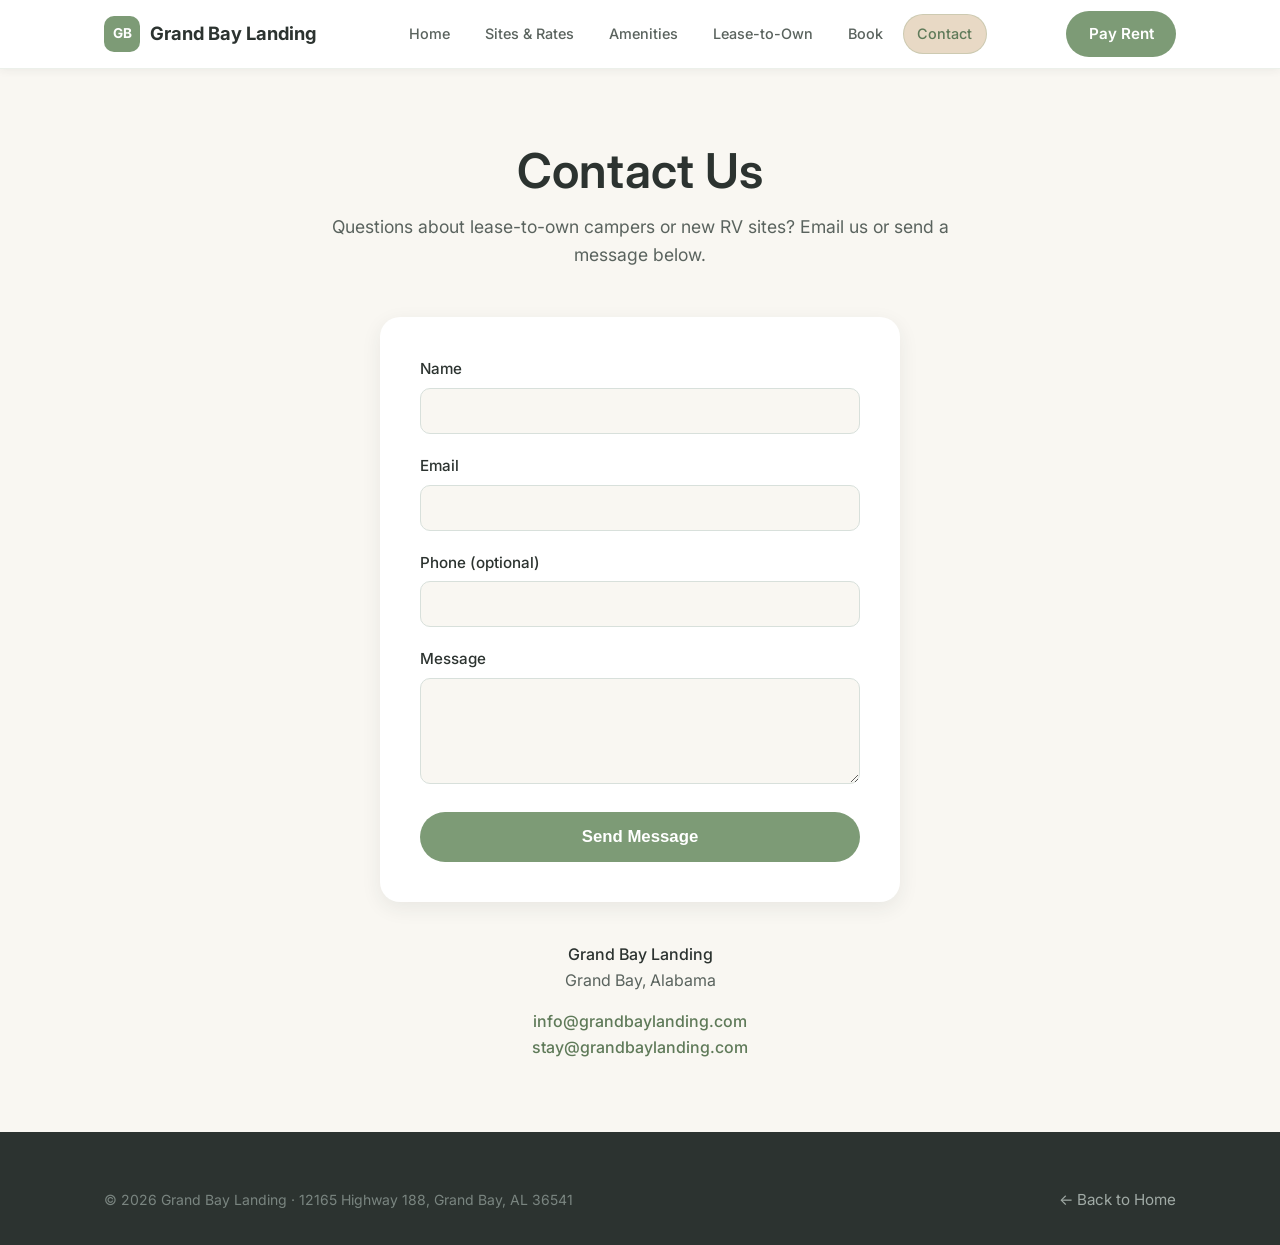
<file: gbl-rvs-listings/contact.html>
<!DOCTYPE html>
<html lang="en">
<head>
  <meta charset="UTF-8">
  <meta name="viewport" content="width=device-width, initial-scale=1.0">
  <title>Contact | Grand Bay Landing</title>
  <link href="https://fonts.googleapis.com/css2?family=Inter:wght@400;500;600;700&display=swap" rel="stylesheet">
  <link rel="stylesheet" href="styles.css">
  <style>
    .contact-box {
      background: white;
      border-radius: var(--radius-lg);
      box-shadow: var(--shadow-md);
      padding: 2.5rem;
      max-width: 520px;
      margin: 0 auto;
    }
    .form-group {
      margin-bottom: 1.25rem;
    }
    .form-group label {
      display: block;
      font-weight: 500;
      margin-bottom: 0.4rem;
      font-size: 0.95rem;
    }
    .form-group input,
    .form-group textarea {
      width: 100%;
      padding: 0.75rem 1rem;
      border: 1.5px solid #d8e0db;
      border-radius: 10px;
      font-size: 1rem;
      font-family: inherit;
      background: var(--off-white);
    }
    .form-group input:focus,
    .form-group textarea:focus {
      outline: none;
      border-color: var(--sage);
      background: white;
    }
  </style>
</head>
<body>
  <header class="header">
    <div class="container header-inner">
      <a href="index.html" class="logo"><div class="logo-mark">GB</div>Grand Bay Landing</a>
      <nav class="nav">
        <a href="index.html">Home</a>
        <a href="sites.html">Sites & Rates</a>
        <a href="amenities.html">Amenities</a>
        <a href="rvs.html">Lease-to-Own</a>
        <a href="book.html">Book</a>
        <a href="contact.html" class="active">Contact</a>
      </nav>

      <div class="header-cta">
        <a href="https://tenants.propertymanagercloud.com/home/login?ReturnUrl=%2f" class="btn btn-primary" target="_blank" rel="noopener">Pay Rent</a>
      </div>
          <button class="menu-toggle" aria-label="Open menu">☰</button>
    </div>
  </header>

  <section class="section">
    <div class="container">
      <div class="section-header">
        <h1>Contact Us</h1>
        <p>Questions about lease-to-own campers or new RV sites? Email us or send a message below.</p>
      </div>

      <div class="contact-box">
        <div id="contact-success" style="display:none; text-align:center; padding:1.5rem 0;">
          <h3 style="color:var(--sage-dark); margin-bottom:0.75rem;">Message Sent!</h3>
          <p style="color:var(--text-muted); margin-bottom:0.75rem;">Thank you for contacting us. We will get back to you soon.</p>
          <p style="color:var(--text-muted); margin-bottom:1.25rem; font-size:0.95rem;">If you do not receive a confirmation email within a few minutes, please check your spam or junk folder.</p>
          <button type="button" class="btn btn-primary" onclick="document.getElementById('contact-success').style.display='none'; document.getElementById('contact-form').style.display='block';">Send another message</button>
        </div>
        <form id="contact-form" action="/contact.html" name="contact" netlify method="POST">
          <div class="form-group">
            <label for="name">Name</label>
            <input type="text" id="name" name="name" required>
          </div>
          <div class="form-group">
            <label for="email">Email</label>
            <input type="email" id="email" name="email" required>
          <input type="hidden" name="_subject" value="New Contact Message - Grand Bay Landing">
          <input type="hidden" name="_replyto">
          </div>
          <div class="form-group">
            <label for="phone">Phone (optional)</label>
            <input type="tel" id="phone" name="phone">
          </div>
          <div class="form-group">
            <label for="message">Message</label>
            <textarea id="message" name="message" rows="4" required></textarea>
          </div>
          <button type="submit" class="btn btn-primary btn-lg" style="width:100%;">Send Message</button>
        </form>
      </div>

      <div style="text-align:center; margin-top:2.5rem;">
        <p style="font-weight:500; color:var(--charcoal);">Grand Bay Landing</p>
        <p>Grand Bay, Alabama</p>
        <p style="margin-top:1rem;">
          <a href="mailto:info@grandbaylanding.com" style="color:var(--sage-dark); font-weight:500;">info@grandbaylanding.com</a><br>
          <a href="mailto:stay@grandbaylanding.com" style="color:var(--sage-dark); font-weight:500;">stay@grandbaylanding.com</a>
        </p>
      </div>
    </div>
  </section>

  <footer class="footer">
    <div class="container">
      <div class="footer-bottom" style="border:none; padding-top:0;">
        <span>© 2026 Grand Bay Landing · 12165 Highway 188, Grand Bay, AL 36541</span>
        <a href="index.html" style="color:#a0aaa5;">← Back to Home</a>
      </div>
    </div>
  </footer>
  <script src="script.js"></script>
  <script>
    const contactForm = document.getElementById('contact-form');
    if (contactForm) {
      contactForm.addEventListener('submit', async function(e) {
        e.preventDefault();
        const form = e.target;
        const data = new FormData(form);
        try {
          const response = await fetch(form.action, {
            method: form.method,
            body: data,
            headers: { 'Accept': 'application/json' }
          });
          if (response.ok) {
            form.reset();
            form.style.display = 'none';
            document.getElementById('contact-success').style.display = 'block';
          } else {
            alert('Something went wrong. Please try again or email us directly at info@grandbaylanding.com');
          }
        } catch (err) {
          alert('Something went wrong. Please try again or email us directly.');
        }
      });
    }
  </script>

</body>
</html>
 <!-- netlify-forms-1785232120 -->
</file>
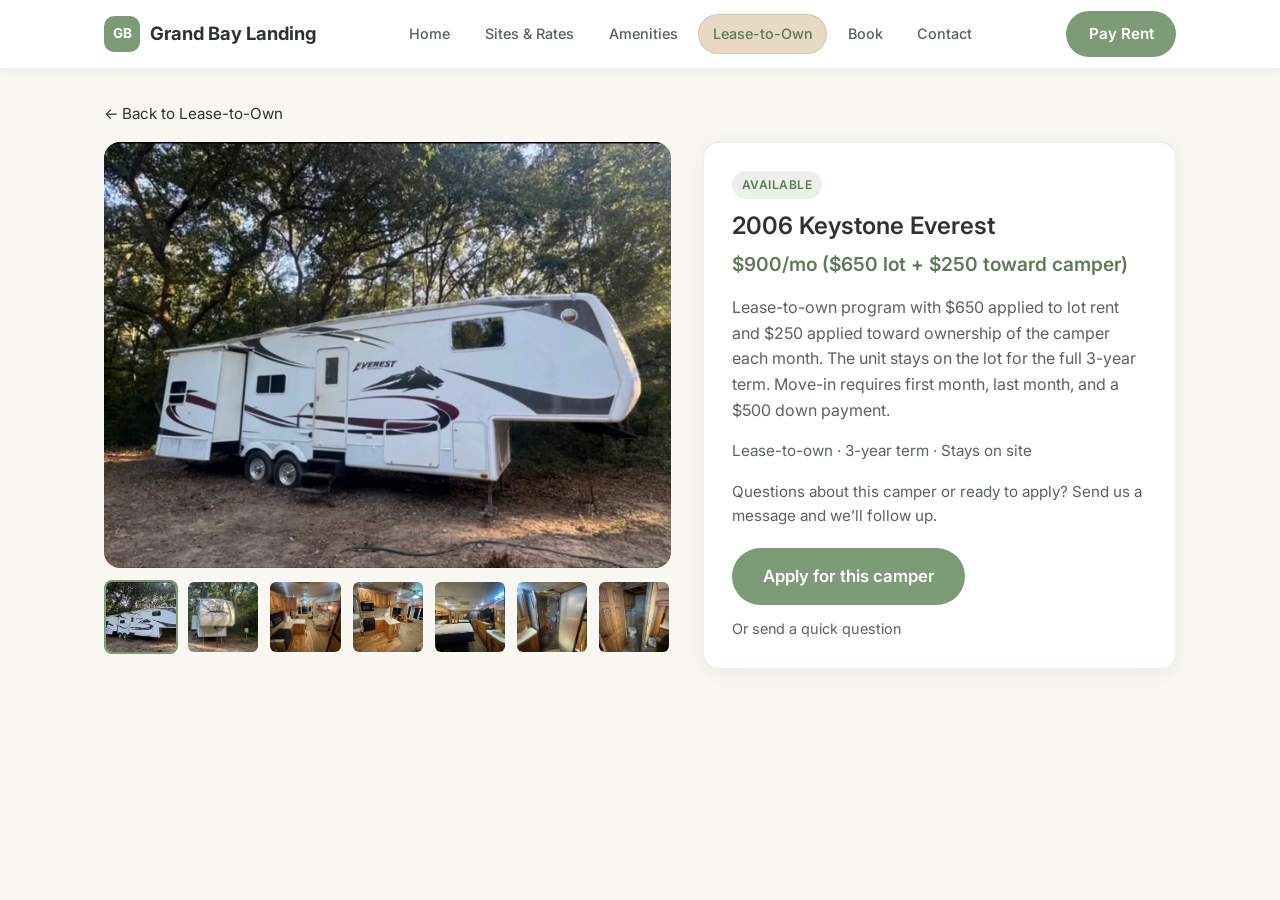
<file: gbl-rvs-listings/detail.html>
<!DOCTYPE html>
<html lang="en">
<head>
  <meta charset="UTF-8">
  <meta name="viewport" content="width=device-width, initial-scale=1.0">
  <title>Camper Details | Grand Bay Landing</title>
  <link rel="preconnect" href="https://fonts.googleapis.com">
  <link rel="preconnect" href="https://fonts.gstatic.com" crossorigin>
  <link href="https://fonts.googleapis.com/css2?family=Inter:wght@400;500;600;700&display=swap" rel="stylesheet">
  <link rel="stylesheet" href="styles.css">
  <style>
    .detail-hero { padding: 2rem 0 1rem; }
    .detail-layout { display: grid; grid-template-columns: 1.2fr 1fr; gap: 2rem; align-items: start; }
    @media (max-width: 800px) { .detail-layout { grid-template-columns: 1fr; } }
    .gallery-main {
      background: #c5d4c0; border-radius: 16px; overflow: hidden;
      aspect-ratio: 4/3; display: flex; align-items: center; justify-content: center;
    }
    .gallery-main img { width: 100%; height: 100%; object-fit: cover; display: block; }
    .gallery-thumbs {
      display: grid; grid-template-columns: repeat(auto-fill, minmax(72px, 1fr));
      gap: 0.5rem; margin-top: 0.75rem;
    }
    .gallery-thumbs button {
      border: 2px solid transparent; border-radius: 8px; padding: 0; overflow: hidden;
      cursor: pointer; background: none; aspect-ratio: 1;
    }
    .gallery-thumbs button.active { border-color: var(--sage); }
    .gallery-thumbs img { width: 100%; height: 100%; object-fit: cover; display: block; }
    .detail-panel {
      background: #fff; border-radius: 16px; padding: 1.75rem;
      box-shadow: 0 4px 20px rgba(0,0,0,0.06);
      border: 1px solid rgba(125,155,118,0.15);
    }
    .detail-panel h1 { font-size: 1.5rem; margin: 0 0 0.5rem; }
    .detail-price { font-size: 1.2rem; font-weight: 600; color: var(--sage-dark); margin-bottom: 1rem; }
    .detail-status {
      display: inline-block; font-size: 0.75rem; font-weight: 600; text-transform: uppercase;
      letter-spacing: 0.04em; padding: 0.25rem 0.6rem; border-radius: 999px;
      background: rgba(125,155,118,0.15); color: var(--sage-dark); margin-bottom: 0.75rem;
    }
    .detail-features { font-size: 0.95rem; color: var(--text-muted); margin: 1rem 0; }
    .back-link { display: inline-block; margin-bottom: 1rem; font-size: 0.95rem; }
  </style>
</head>
<body>
  <header class="header">
    <div class="container header-inner">
      <a href="index.html" class="logo"><div class="logo-mark">GB</div>Grand Bay Landing</a>
      <nav class="nav">
        <a href="index.html">Home</a>
        <a href="sites.html">Sites & Rates</a>
        <a href="amenities.html">Amenities</a>
        <a href="rvs.html" class="active">Lease-to-Own</a>
        <a href="book.html">Book</a>
        <a href="contact.html">Contact</a>
      </nav>
      <div class="header-cta">
        <a href="https://tenants.propertymanagercloud.com/home/login?ReturnUrl=%2f" class="btn btn-primary" target="_blank" rel="noopener">Pay Rent</a>
      </div>
      <button class="menu-toggle" aria-label="Open menu">☰</button>
    </div>
  </header>

  <section class="section detail-hero">
    <div class="container" id="detail-root">
      <p style="color:var(--text-muted);">Loading…</p>
    </div>
  </section>

  <script src="script.js"></script>
  <script>
    function qs(name) {
      return new URLSearchParams(window.location.search).get(name);
    }

    async function loadDetail() {
      const root = document.getElementById('detail-root');
      const id = qs('id');
      try {
        const res = await fetch('data/rvs.json?t=' + Date.now());
        const list = await res.json();
        const rv = list.find(x => x.id === id) || list[0];
        if (!rv) {
          root.innerHTML = '<p>Listing not found. <a href="rvs.html">Back to Lease-to-Own</a></p>';
          return;
        }
        document.title = (rv.title || 'Camper') + ' | Grand Bay Landing';
        const photos = (rv.images && rv.images.length) ? rv.images : (rv.image ? [rv.image] : []);
        const mainSrc = photos[0] || '';
        const thumbs = photos.map((src, i) =>
          `<button type="button" class="${i === 0 ? 'active' : ''}" data-src="${src}">
            <img src="${src}" alt="">
          </button>`
        ).join('');

        root.innerHTML = `
          <a class="back-link" href="rvs.html">← Back to Lease-to-Own</a>
          <div class="detail-layout">
            <div>
              <div class="gallery-main" id="main-photo">
                ${mainSrc ? `<img src="${mainSrc}" alt="${rv.title || ''}">` : '<span style="color:#fff;">Photo coming soon</span>'}
              </div>
              ${photos.length > 1 ? `<div class="gallery-thumbs" id="thumbs">${thumbs}</div>` : ''}
            </div>
            <div class="detail-panel">
              <span class="detail-status">${(rv.status || 'available')}</span>
              <h1>${rv.title || 'Lease-to-Own Camper'}</h1>
              <div class="detail-price">${rv.monthly || 'Contact for pricing'}</div>
              <p>${rv.details || rv.description || ''}</p>
              ${rv.features ? `<div class="detail-features">${rv.features}</div>` : ''}
              <p style="font-size:0.95rem;color:var(--text-muted);margin:1rem 0 1.25rem;">
                Questions about this camper or ready to apply? Send us a message and we’ll follow up.
              </p>
              <a href="apply.html?unit=${encodeURIComponent(rv.title || '')}" class="btn btn-primary btn-lg">Apply for this camper</a>
              <p style="margin-top:0.75rem;font-size:0.9rem;"><a href="${rv.inquire_link || 'contact.html'}">Or send a quick question</a></p>
            </div>
          </div>
        `;

        const main = document.getElementById('main-photo');
        document.querySelectorAll('#thumbs button').forEach(btn => {
          btn.addEventListener('click', () => {
            document.querySelectorAll('#thumbs button').forEach(b => b.classList.remove('active'));
            btn.classList.add('active');
            main.innerHTML = `<img src="${btn.dataset.src}" alt="">`;
          });
        });
      } catch (e) {
        root.innerHTML = '<p>Unable to load listing. <a href="rvs.html">Back to Lease-to-Own</a></p>';
      }
    }
    loadDetail();
  </script>
</body>
</html>
</file>
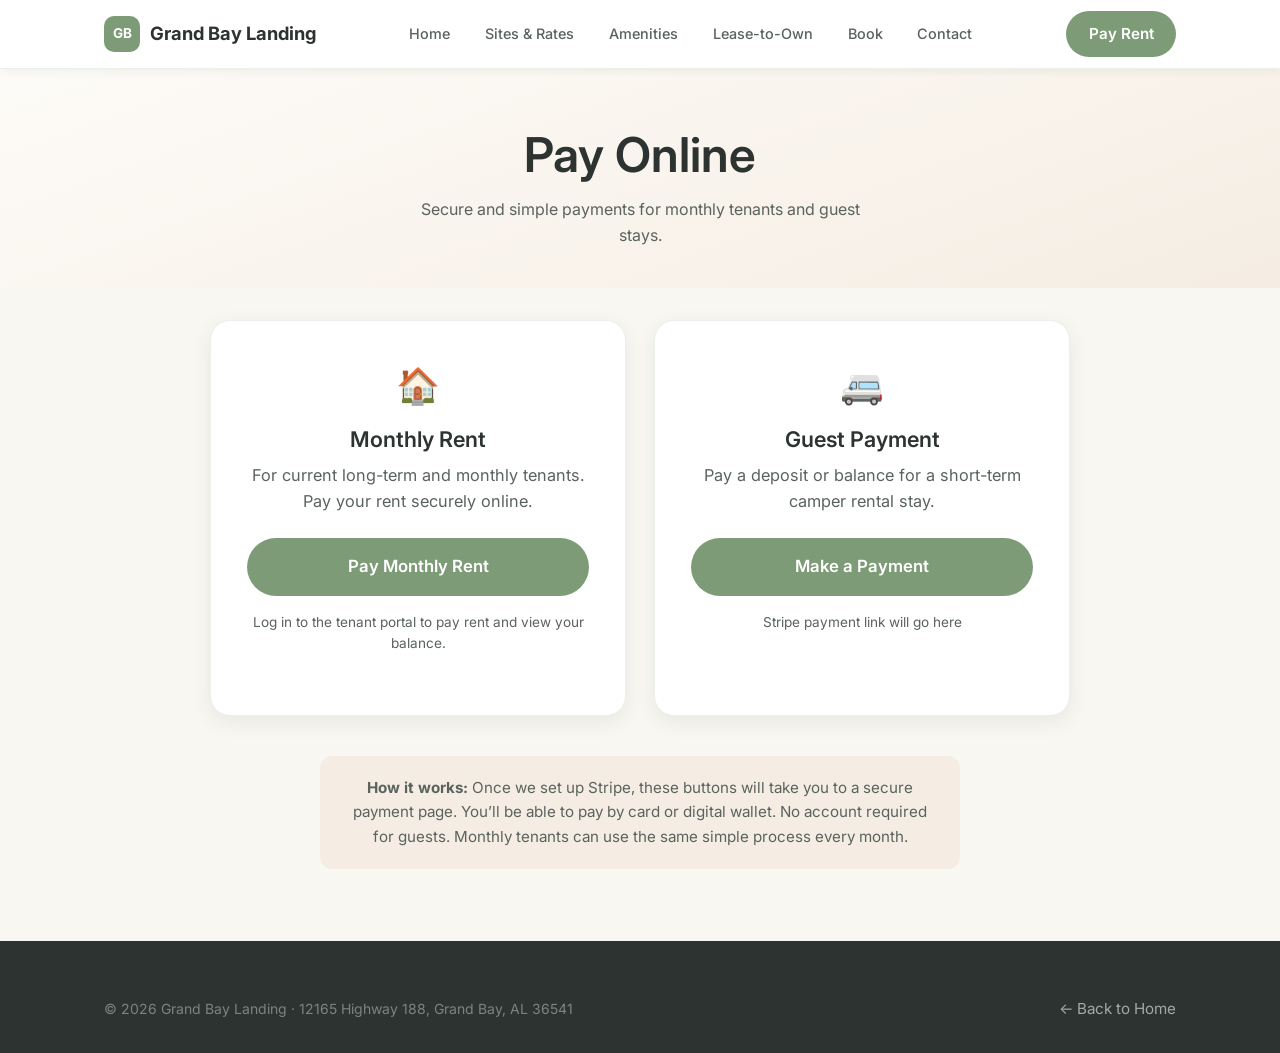
<file: gbl-rvs-listings/pay.html>
<!DOCTYPE html>
<html lang="en">
<head>
  <meta charset="UTF-8">
  <meta name="viewport" content="width=device-width, initial-scale=1.0">
  <title>Pay Online | Grand Bay Landing</title>
  <link rel="preconnect" href="https://fonts.googleapis.com">
  <link rel="preconnect" href="https://fonts.gstatic.com" crossorigin>
  <link href="https://fonts.googleapis.com/css2?family=Inter:wght@400;500;600;700&display=swap" rel="stylesheet">
  <link rel="stylesheet" href="styles.css">
  <style>
    .pay-hero {
      background: linear-gradient(160deg, var(--cream) 0%, var(--sand-light) 100%);
      padding: 3.5rem 0 2.5rem;
      text-align: center;
    }
    .pay-grid {
      display: grid;
      grid-template-columns: 1fr 1fr;
      gap: 1.75rem;
      max-width: 860px;
      margin: 0 auto;
    }
    .pay-card {
      background: white;
      border-radius: var(--radius-lg);
      box-shadow: var(--shadow-md);
      padding: 2.25rem;
      text-align: center;
      border: 1px solid rgba(125,155,118,0.15);
    }
    .pay-card h3 {
      margin-bottom: 0.6rem;
    }
    .pay-card p {
      margin-bottom: 1.5rem;
      font-size: 1.02rem;
    }
    .pay-note {
      max-width: 640px;
      margin: 2.5rem auto 0;
      text-align: center;
      font-size: 0.95rem;
      color: var(--text-muted);
      background: var(--sand-light);
      padding: 1.25rem 1.5rem;
      border-radius: var(--radius);
    }
    @media (max-width: 700px) {
      .pay-grid { grid-template-columns: 1fr; }
    }
  </style>
</head>
<body>

  <header class="header">
    <div class="container header-inner">
      <a href="index.html" class="logo">
        <div class="logo-mark">GB</div>
        Grand Bay Landing
      </a>
      <nav class="nav">
        <a href="index.html">Home</a>
        <a href="sites.html">Sites & Rates</a>
        <a href="amenities.html">Amenities</a>
        <a href="rvs.html">Lease-to-Own</a>
        <a href="book.html">Book</a>
        <a href="contact.html">Contact</a>
      </nav>

      <div class="header-cta">
        <a href="https://tenants.propertymanagercloud.com/home/login?ReturnUrl=%2f" class="btn btn-primary" target="_blank" rel="noopener">Pay Rent</a>
      </div>
      <button class="menu-toggle" aria-label="Open menu">☰</button>
    </div>
  </header>

  <section class="pay-hero">
    <div class="container">
      <h1>Pay Online</h1>
      <p style="max-width:480px; margin:0.75rem auto 0; color:var(--text-muted);">
        Secure and simple payments for monthly tenants and guest stays.
      </p>
    </div>
  </section>

  <section class="section" style="padding-top:2rem;">
    <div class="container">
      <div class="pay-grid">
        <!-- Monthly Rent -->
        <div class="pay-card">
          <div style="font-size:2.2rem; margin-bottom:0.75rem;">🏠</div>
          <h3>Monthly Rent</h3>
          <p>For current long-term and monthly tenants. Pay your rent securely online.</p>
          <a href="https://tenants.propertymanagercloud.com/home/login?ReturnUrl=%2f" class="btn btn-primary btn-lg" style="width:100%;" target="_blank" rel="noopener">Pay Monthly Rent</a>
          <p style="font-size:0.85rem; margin-top:1rem; color:var(--text-muted);">
            Log in to the tenant portal to pay rent and view your balance.
          </p>
        </div>

        <!-- Guest / Deposit -->
        <div class="pay-card">
          <div style="font-size:2.2rem; margin-bottom:0.75rem;">🚐</div>
          <h3>Guest Payment</h3>
          <p>Pay a deposit or balance for a short-term camper rental stay.</p>
          <a href="#" class="btn btn-primary btn-lg" style="width:100%;">Make a Payment</a>
          <p style="font-size:0.85rem; margin-top:1rem; color:var(--text-muted);">
            Stripe payment link will go here
          </p>
        </div>
      </div>

      <div class="pay-note">
        <strong>How it works:</strong> Once we set up Stripe, these buttons will take you to a secure payment page. 
        You’ll be able to pay by card or digital wallet. No account required for guests. 
        Monthly tenants can use the same simple process every month.
      </div>
    </div>
  </section>

  <footer class="footer">
    <div class="container">
      <div class="footer-bottom" style="border:none; padding-top:0;">
        <span>© 2026 Grand Bay Landing · 12165 Highway 188, Grand Bay, AL 36541</span>
        <a href="index.html" style="color:#a0aaa5;">← Back to Home</a>
      </div>
    </div>
  </footer>

  <script src="script.js"></script>
</body>
</html>
</file>
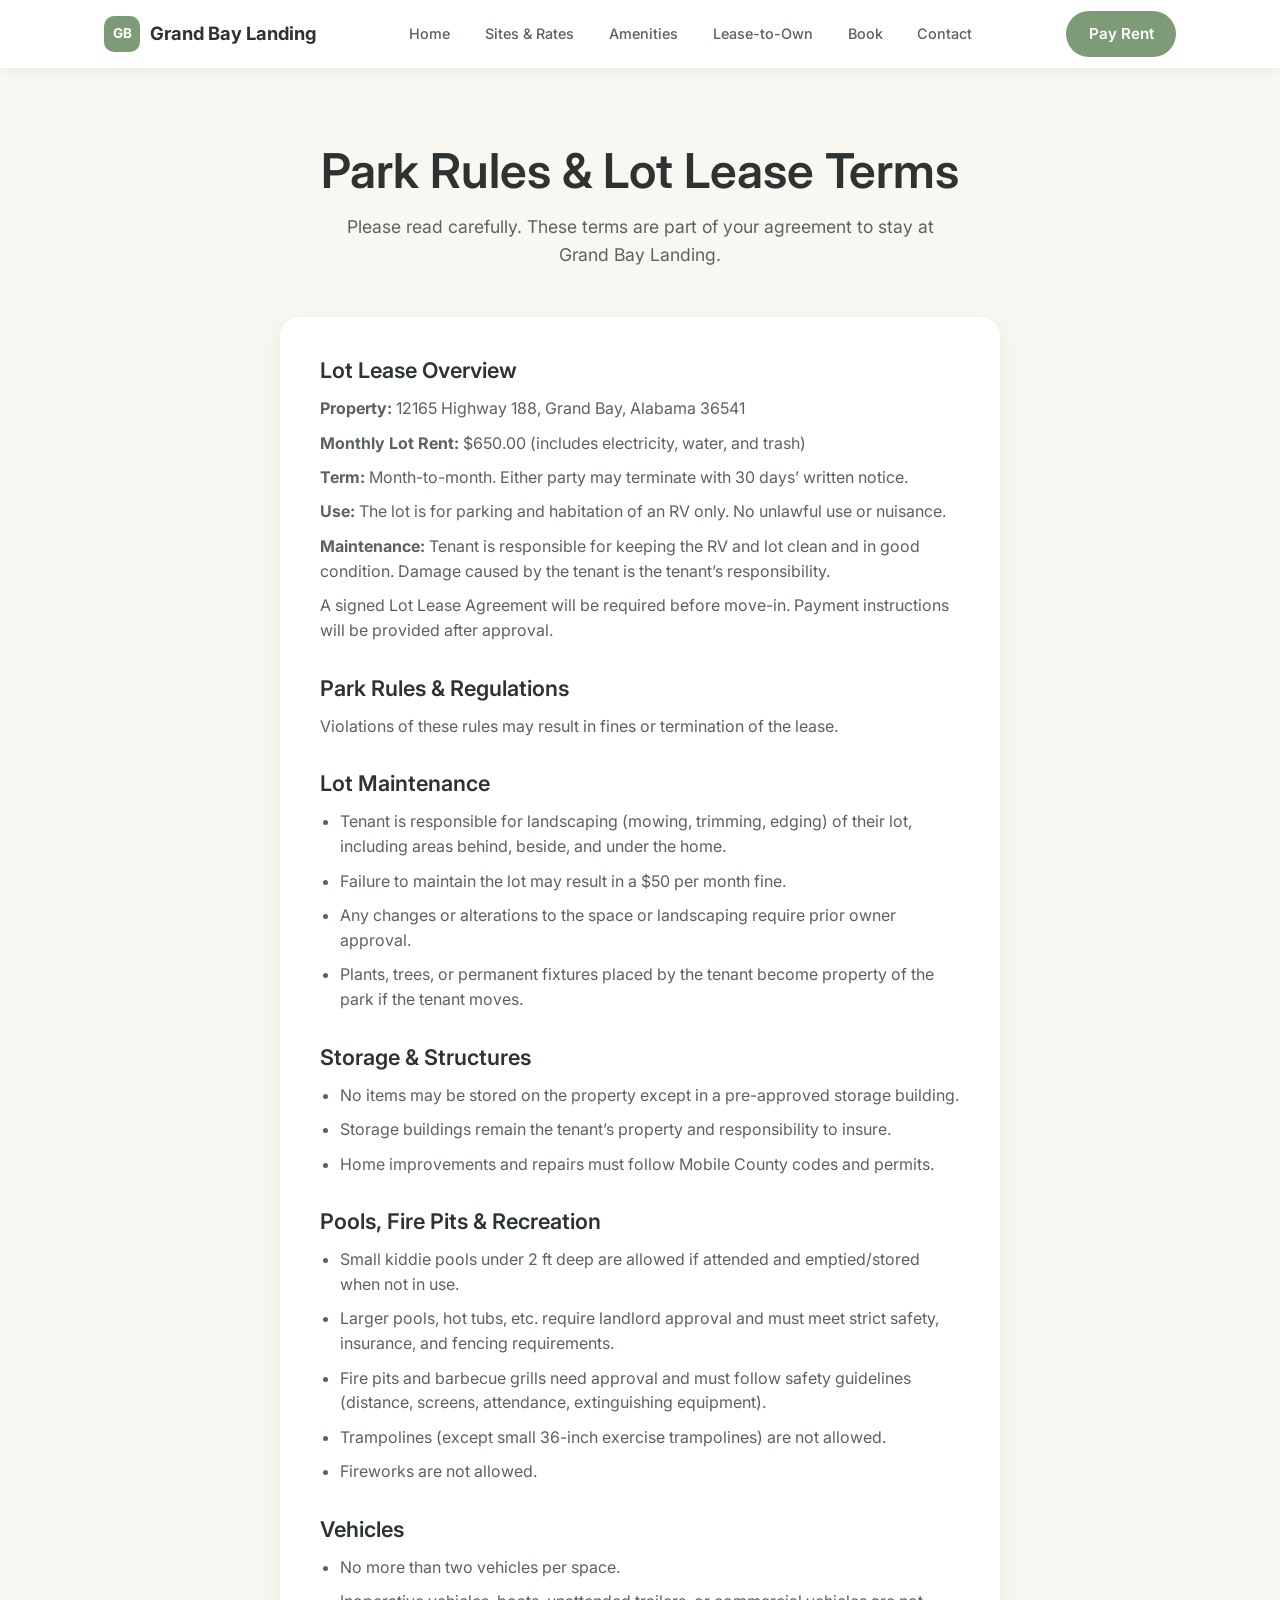
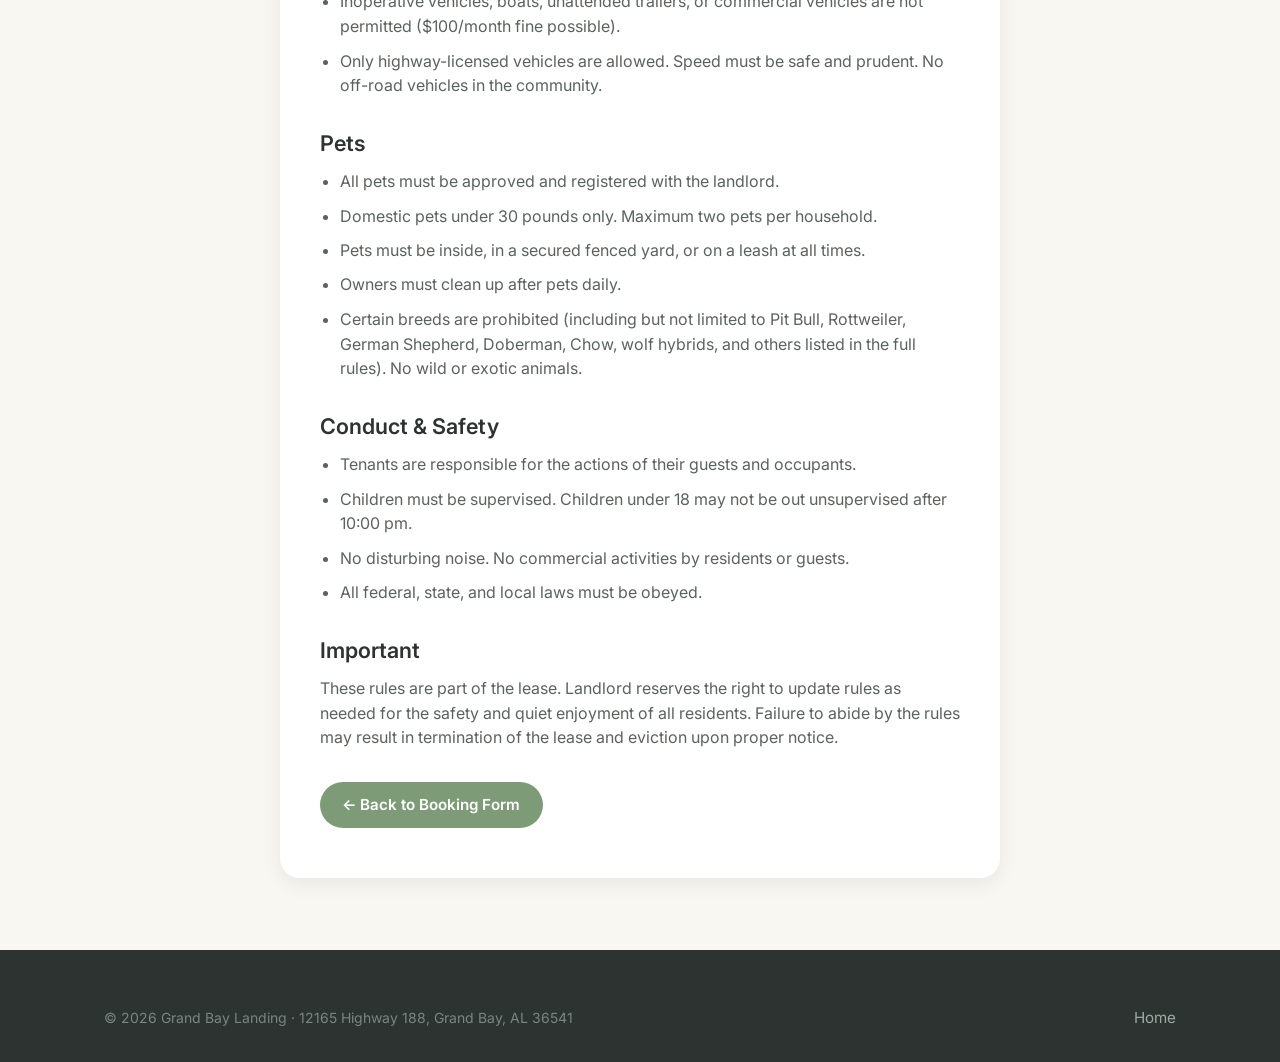
<file: gbl-rvs-listings/rules.html>
<!DOCTYPE html>
<html lang="en">
<head>
  <meta charset="UTF-8">
  <meta name="viewport" content="width=device-width, initial-scale=1.0">
  <title>Park Rules & Lot Lease | Grand Bay Landing</title>
  <link href="https://fonts.googleapis.com/css2?family=Inter:wght@400;500;600;700&display=swap" rel="stylesheet">
  <link rel="stylesheet" href="styles.css">
  <style>
    .rules-content {
      max-width: 720px;
      margin: 0 auto;
      background: var(--white);
      padding: 2.5rem;
      border-radius: var(--radius-lg);
      box-shadow: var(--shadow-md);
    }
    .rules-content h2 {
      margin-top: 2rem;
      margin-bottom: 0.75rem;
      font-size: 1.35rem;
    }
    .rules-content h2:first-child {
      margin-top: 0;
    }
    .rules-content p, .rules-content li {
      color: var(--text-muted);
      margin-bottom: 0.6rem;
      line-height: 1.55;
    }
    .rules-content ul {
      margin: 0.5rem 0 1rem 1.25rem;
      list-style: disc;
    }
    .rules-content ol {
      margin: 0.5rem 0 1rem 1.25rem;
      list-style: decimal;
    }
  </style>
</head>
<body>
  <header class="header">
    <div class="container header-inner">
      <a href="index.html" class="logo"><div class="logo-mark">GB</div>Grand Bay Landing</a>
      <nav class="nav">
        <a href="index.html">Home</a>
        <a href="sites.html">Sites & Rates</a>
        <a href="amenities.html">Amenities</a>
        <a href="rvs.html">Lease-to-Own</a>
        <a href="book.html">Book</a>
        <a href="contact.html">Contact</a>
      </nav>

      <div class="header-cta">
        <a href="https://tenants.propertymanagercloud.com/home/login?ReturnUrl=%2f" class="btn btn-primary" target="_blank" rel="noopener">Pay Rent</a>
      </div>
      <button class="menu-toggle" aria-label="Open menu">☰</button>
    </div>
  </header>

  <section class="section">
    <div class="container">
      <div class="section-header">
        <h1>Park Rules & Lot Lease Terms</h1>
        <p>Please read carefully. These terms are part of your agreement to stay at Grand Bay Landing.</p>
      </div>

      <div class="rules-content">
        <h2>Lot Lease Overview</h2>
        <p><strong>Property:</strong> 12165 Highway 188, Grand Bay, Alabama 36541</p>
        <p><strong>Monthly Lot Rent:</strong> $650.00 (includes electricity, water, and trash)</p>
        <p><strong>Term:</strong> Month-to-month. Either party may terminate with 30 days’ written notice.</p>
        <p><strong>Use:</strong> The lot is for parking and habitation of an RV only. No unlawful use or nuisance.</p>
        <p><strong>Maintenance:</strong> Tenant is responsible for keeping the RV and lot clean and in good condition. Damage caused by the tenant is the tenant’s responsibility.</p>
        <p>A signed Lot Lease Agreement will be required before move-in. Payment instructions will be provided after approval.</p>

        <h2>Park Rules & Regulations</h2>
        <p>Violations of these rules may result in fines or termination of the lease.</p>

        <h2>Lot Maintenance</h2>
        <ul>
          <li>Tenant is responsible for landscaping (mowing, trimming, edging) of their lot, including areas behind, beside, and under the home.</li>
          <li>Failure to maintain the lot may result in a $50 per month fine.</li>
          <li>Any changes or alterations to the space or landscaping require prior owner approval.</li>
          <li>Plants, trees, or permanent fixtures placed by the tenant become property of the park if the tenant moves.</li>
        </ul>

        <h2>Storage & Structures</h2>
        <ul>
          <li>No items may be stored on the property except in a pre-approved storage building.</li>
          <li>Storage buildings remain the tenant’s property and responsibility to insure.</li>
          <li>Home improvements and repairs must follow Mobile County codes and permits.</li>
        </ul>

        <h2>Pools, Fire Pits & Recreation</h2>
        <ul>
          <li>Small kiddie pools under 2 ft deep are allowed if attended and emptied/stored when not in use.</li>
          <li>Larger pools, hot tubs, etc. require landlord approval and must meet strict safety, insurance, and fencing requirements.</li>
          <li>Fire pits and barbecue grills need approval and must follow safety guidelines (distance, screens, attendance, extinguishing equipment).</li>
          <li>Trampolines (except small 36-inch exercise trampolines) are not allowed.</li>
          <li>Fireworks are not allowed.</li>
        </ul>

        <h2>Vehicles</h2>
        <ul>
          <li>No more than two vehicles per space.</li>
          <li>Inoperative vehicles, boats, unattended trailers, or commercial vehicles are not permitted ($100/month fine possible).</li>
          <li>Only highway-licensed vehicles are allowed. Speed must be safe and prudent. No off-road vehicles in the community.</li>
        </ul>

        <h2>Pets</h2>
        <ul>
          <li>All pets must be approved and registered with the landlord.</li>
          <li>Domestic pets under 30 pounds only. Maximum two pets per household.</li>
          <li>Pets must be inside, in a secured fenced yard, or on a leash at all times.</li>
          <li>Owners must clean up after pets daily.</li>
          <li>Certain breeds are prohibited (including but not limited to Pit Bull, Rottweiler, German Shepherd, Doberman, Chow, wolf hybrids, and others listed in the full rules). No wild or exotic animals.</li>
        </ul>

        <h2>Conduct & Safety</h2>
        <ul>
          <li>Tenants are responsible for the actions of their guests and occupants.</li>
          <li>Children must be supervised. Children under 18 may not be out unsupervised after 10:00 pm.</li>
          <li>No disturbing noise. No commercial activities by residents or guests.</li>
          <li>All federal, state, and local laws must be obeyed.</li>
        </ul>

        <h2>Important</h2>
        <p>These rules are part of the lease. Landlord reserves the right to update rules as needed for the safety and quiet enjoyment of all residents. Failure to abide by the rules may result in termination of the lease and eviction upon proper notice.</p>

        <p style="margin-top:2rem;">
          <a href="book.html" class="btn btn-primary">← Back to Booking Form</a>
        </p>
      </div>
    </div>
  </section>

  <footer class="footer">
    <div class="container">
      <div class="footer-bottom" style="border:none; padding-top:0;">
        <span>© 2026 Grand Bay Landing · 12165 Highway 188, Grand Bay, AL 36541</span>
        <a href="index.html" style="color:#a0aaa5;">Home</a>
      </div>
    </div>
  </footer>
  <script src="script.js"></script>
</body>
</html>
</file>
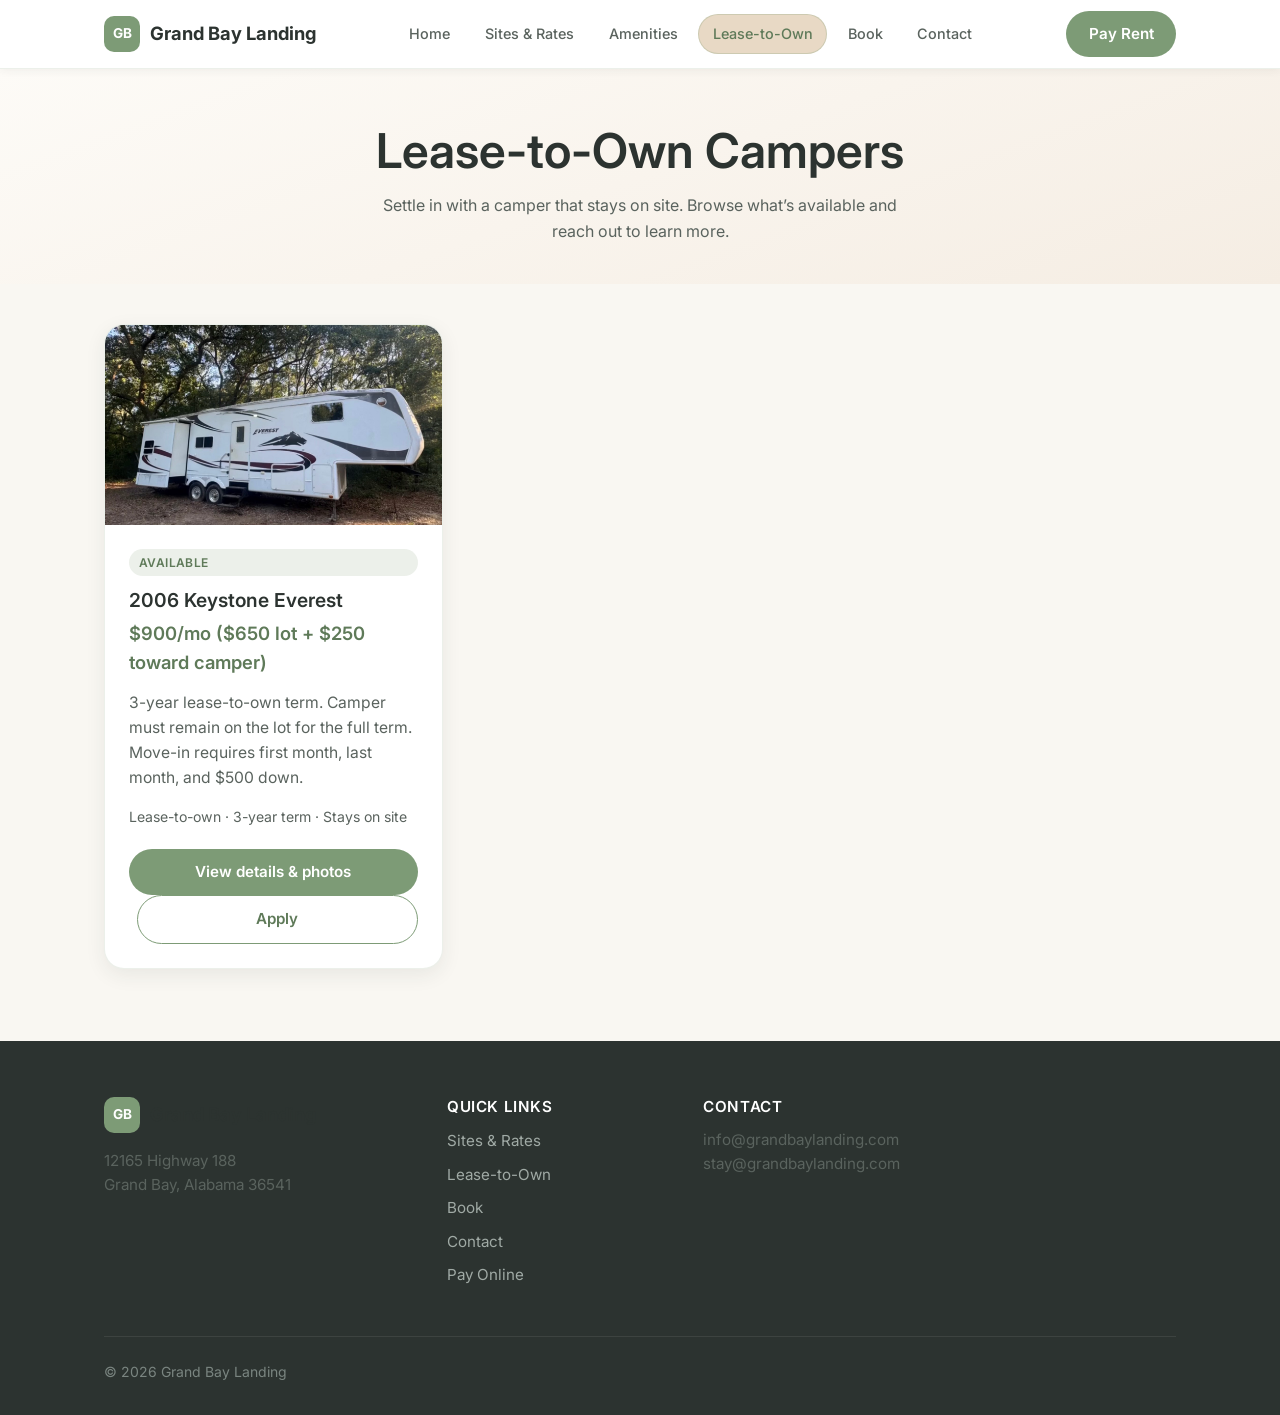
<file: gbl-rvs-listings/rvs.html>
<!DOCTYPE html>
<html lang="en">
<head>
  <meta charset="UTF-8">
  <meta name="viewport" content="width=device-width, initial-scale=1.0">
  <title>Lease-to-Own RVs | Grand Bay Landing</title>
  <meta name="description" content="Browse lease-to-own campers available at Grand Bay Landing in Grand Bay, Alabama.">
  <link rel="preconnect" href="https://fonts.googleapis.com">
  <link rel="preconnect" href="https://fonts.gstatic.com" crossorigin>
  <link href="https://fonts.googleapis.com/css2?family=Inter:wght@400;500;600;700&display=swap" rel="stylesheet">
  <link rel="stylesheet" href="styles.css">
  <style>
    .rvs-hero {
      background: linear-gradient(160deg, var(--cream) 0%, var(--sand-light) 100%);
      padding: 3.25rem 0 2.5rem;
      text-align: center;
    }
    .rvs-grid {
      display: grid;
      grid-template-columns: repeat(auto-fill, minmax(300px, 1fr));
      gap: 1.75rem;
      margin-top: 0.5rem;
    }
    .rv-card {
      background: white;
      border-radius: var(--radius-lg);
      box-shadow: var(--shadow-md);
      border: 1px solid rgba(125,155,118,0.15);
      overflow: hidden;
      display: flex;
      flex-direction: column;
    }
    .rv-card-image {
      height: 200px;
      background: linear-gradient(145deg, #c5d4c0, #a8bda3);
      display: flex;
      align-items: center;
      justify-content: center;
      color: white;
      font-size: 0.95rem;
      font-weight: 500;
    }
    .rv-card-image img {
      width: 100%;
      height: 100%;
      object-fit: cover;
    }
    .rv-card-body {
      padding: 1.5rem;
      flex: 1;
      display: flex;
      flex-direction: column;
    }
    .rv-card-body h3 {
      margin: 0 0 0.4rem;
      font-size: 1.2rem;
    }
    .rv-status {
      display: inline-block;
      font-size: 0.75rem;
      font-weight: 600;
      text-transform: uppercase;
      letter-spacing: 0.04em;
      padding: 0.25rem 0.6rem;
      border-radius: 999px;
      background: rgba(125,155,118,0.15);
      color: var(--sage-dark);
      margin-bottom: 0.75rem;
    }
    .rv-status.sold, .rv-status.pending {
      background: rgba(0,0,0,0.06);
      color: var(--text-muted);
    }
    .rv-price {
      font-size: 1.15rem;
      font-weight: 600;
      color: var(--sage-dark);
      margin-bottom: 0.75rem;
    }
    .rv-card-body p {
      color: var(--text-muted);
      font-size: 0.98rem;
      margin-bottom: 1rem;
      flex: 1;
    }
    .rv-features {
      font-size: 0.88rem;
      color: var(--text-muted);
      margin-bottom: 1.25rem;
    }
    .empty-state {
      text-align: center;
      padding: 3rem 1.5rem;
      color: var(--text-muted);
    }
  </style>
</head>
<body>

  <header class="header">
    <div class="container header-inner">
      <a href="index.html" class="logo">
        <div class="logo-mark">GB</div>
        Grand Bay Landing
      </a>
      <nav class="nav">
        <a href="index.html">Home</a>
        <a href="sites.html">Sites & Rates</a>
        <a href="amenities.html">Amenities</a>
        <a href="rvs.html" class="active">Lease-to-Own</a>
        <a href="book.html">Book</a>
        <a href="contact.html">Contact</a>
      </nav>
      <div class="header-cta">
        <a href="https://tenants.propertymanagercloud.com/home/login?ReturnUrl=%2f" class="btn btn-primary" target="_blank" rel="noopener">Pay Rent</a>
      </div>
      <button class="menu-toggle" aria-label="Open menu">☰</button>
    </div>
  </header>

  <section class="rvs-hero">
    <div class="container">
      <h1>Lease-to-Own Campers</h1>
      <p style="max-width:520px; margin:0.75rem auto 0; color:var(--text-muted);">
        Settle in with a camper that stays on site. Browse what’s available and reach out to learn more.
      </p>
    </div>
  </section>

  <section class="section" style="padding-top:2rem;">
    <div class="container">
      <div id="rvs-list" class="rvs-grid">
        <div class="empty-state">Loading listings…</div>
      </div>
    </div>
  </section>

  <footer class="footer">
    <div class="container">
      <div class="footer-grid">
        <div>
          <div class="logo" style="margin-bottom:1rem;">
            <div class="logo-mark">GB</div>
            Grand Bay Landing
          </div>
          <p style="color:var(--text-muted); font-size:0.95rem;">
            12165 Highway 188<br>Grand Bay, Alabama 36541
          </p>
        </div>
        <div>
          <h4 style="margin-bottom:0.75rem;">Quick Links</h4>
          <ul style="list-style:none; padding:0; margin:0;">
            <li><a href="sites.html">Sites & Rates</a></li>
            <li><a href="rvs.html">Lease-to-Own</a></li>
            <li><a href="book.html">Book</a></li>
            <li><a href="contact.html">Contact</a></li>
            <li><a href="https://tenants.propertymanagercloud.com/home/login?ReturnUrl=%2f" target="_blank" rel="noopener">Pay Online</a></li>
          </ul>
        </div>
        <div>
          <h4 style="margin-bottom:0.75rem;">Contact</h4>
          <p style="color:var(--text-muted); font-size:0.95rem;">
            info@grandbaylanding.com<br>
            stay@grandbaylanding.com
          </p>
        </div>
      </div>
      <div class="footer-bottom">
        <span>© 2026 Grand Bay Landing</span>
      </div>
    </div>
  </footer>

  <script src="script.js"></script>
  <script>
    async function loadRVs() {
      const container = document.getElementById('rvs-list');
      try {
        const res = await fetch('data/rvs.json?t=' + Date.now());
        const rvs = await res.json();
        const available = rvs.filter(r => r.status !== 'hidden');
        if (!available.length) {
          container.innerHTML = '<div class="empty-state"><p>No campers listed right now. Check back soon or <a href="contact.html">contact us</a>.</p></div>';
          return;
        }
        container.innerHTML = available.map(rv => {
          const img = rv.image
            ? `<img src="${rv.image}" alt="${rv.title}">`
            : 'Photo Coming Soon';
          const statusClass = (rv.status || 'available').toLowerCase();
          const statusLabel = statusClass === 'available' ? 'Available' : (rv.status || 'Available');
          const detailUrl = 'detail.html?id=' + encodeURIComponent(rv.id || '');
          return `
            <article class="rv-card">
              <a href="${detailUrl}" style="text-decoration:none;color:inherit;display:block;">
                <div class="rv-card-image">${img}</div>
              </a>
              <div class="rv-card-body">
                <span class="rv-status ${statusClass}">${statusLabel}</span>
                <h3><a href="${detailUrl}" style="color:inherit;text-decoration:none;">${rv.title || 'Lease-to-Own Camper'}</a></h3>
                <div class="rv-price">${rv.monthly || 'Contact for pricing'}</div>
                <p>${rv.description || ''}</p>
                ${rv.features ? `<div class="rv-features">${rv.features}</div>` : ''}
                <a href="${detailUrl}" class="btn btn-primary">View details &amp; photos</a>
                <a href="apply.html?unit=${encodeURIComponent(rv.title || '')}" class="btn btn-secondary" style="margin-left:0.5rem;">Apply</a>
              </div>
            </article>
          `;
        }).join('');
      } catch (e) {
        container.innerHTML = '<div class="empty-state"><p>Unable to load listings. Please <a href="contact.html">contact us</a>.</p></div>';
      }
    }
    loadRVs();
  </script>
</body>
</html>
</file>
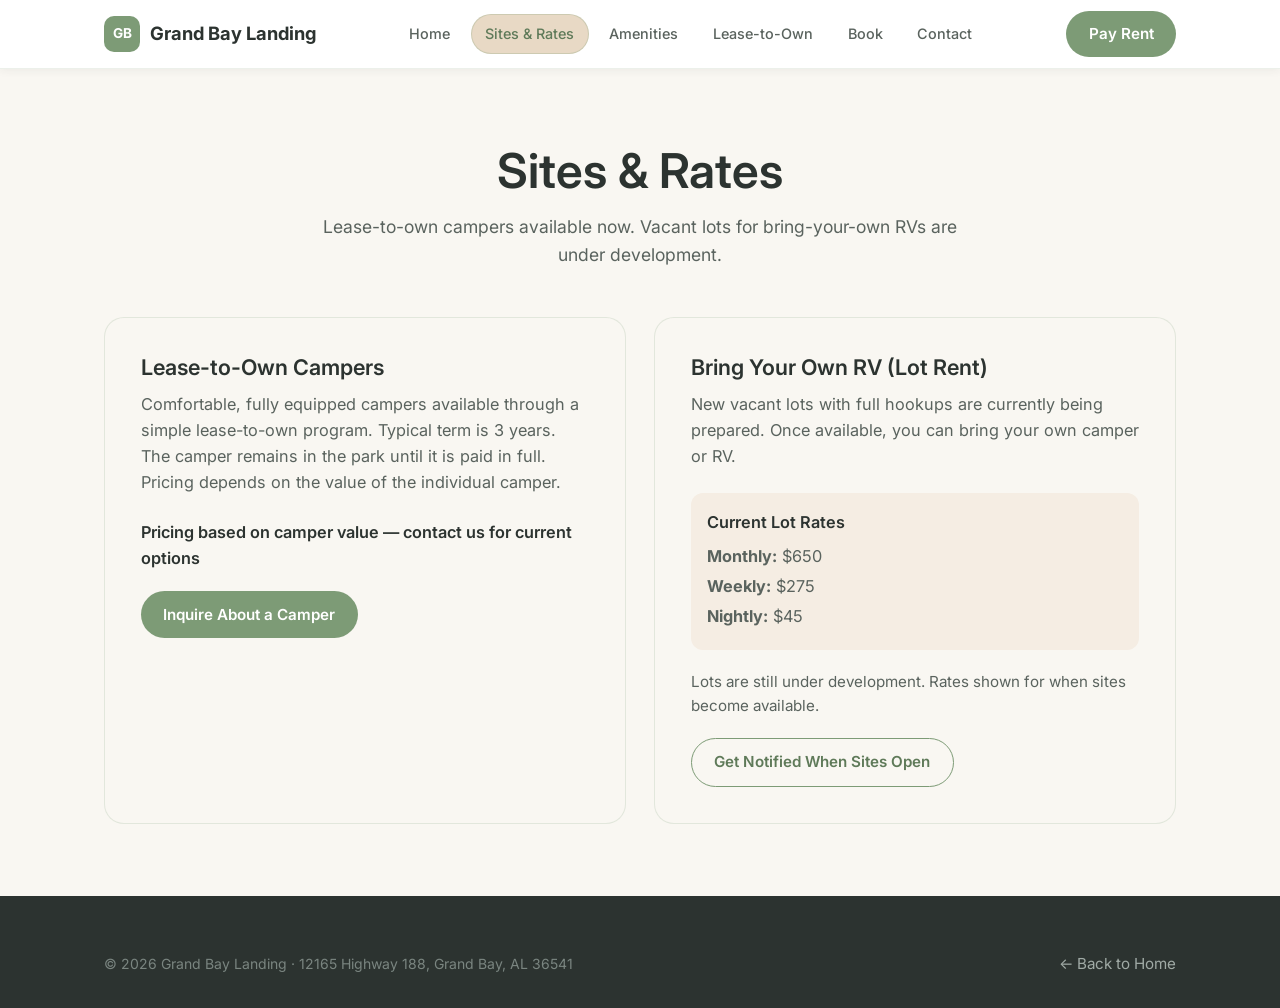
<file: gbl-rvs-listings/sites.html>
<!DOCTYPE html>
<html lang="en">
<head>
  <meta charset="UTF-8">
  <meta name="viewport" content="width=device-width, initial-scale=1.0">
  <title>Sites & Rates | Grand Bay Landing</title>
  <link href="https://fonts.googleapis.com/css2?family=Inter:wght@400;500;600;700&display=swap" rel="stylesheet">
  <link rel="stylesheet" href="styles.css">
</head>
<body>
  <header class="header">
    <div class="container header-inner">
      <a href="index.html" class="logo"><div class="logo-mark">GB</div>Grand Bay Landing</a>
      <nav class="nav">
        <a href="index.html">Home</a>
        <a href="sites.html" class="active">Sites & Rates</a>
        <a href="amenities.html">Amenities</a>
        <a href="rvs.html">Lease-to-Own</a>
        <a href="book.html">Book</a>
        <a href="contact.html">Contact</a>
      </nav>

      <div class="header-cta">
        <a href="https://tenants.propertymanagercloud.com/home/login?ReturnUrl=%2f" class="btn btn-primary" target="_blank" rel="noopener">Pay Rent</a>
      </div>
      <button class="menu-toggle" aria-label="Open menu">☰</button>
    </div>
  </header>

  <section class="section">
    <div class="container">
      <div class="section-header">
        <h1>Sites & Rates</h1>
        <p>Lease-to-own campers available now. Vacant lots for bring-your-own RVs are under development.</p>
      </div>

      <div class="paths-grid">
        <!-- Lease-to-Own -->
        <div class="path-card">
          <h3>Lease-to-Own Campers</h3>
          <p>Comfortable, fully equipped campers available through a simple lease-to-own program. Typical term is 3 years. The camper remains in the park until it is paid in full. Pricing depends on the value of the individual camper.</p>
          <p style="font-weight:600; color:var(--charcoal); margin:1rem 0 1.25rem;">Pricing based on camper value — contact us for current options</p>
          <a href="contact.html" class="btn btn-primary">Inquire About a Camper</a>
        </div>

        <!-- Bring Your Own / Lot Rent -->
        <div class="path-card">
          <h3>Bring Your Own RV (Lot Rent)</h3>
          <p>New vacant lots with full hookups are currently being prepared. Once available, you can bring your own camper or RV.</p>
          
          <div style="margin:1.25rem 0; padding:1rem; background:var(--sand-light); border-radius:12px;">
            <p style="margin:0 0 0.5rem; font-weight:600; color:var(--charcoal);">Current Lot Rates</p>
            <p style="margin:0.25rem 0;"><strong>Monthly:</strong> $650</p>
            <p style="margin:0.25rem 0;"><strong>Weekly:</strong> $275</p>
            <p style="margin:0.25rem 0;"><strong>Nightly:</strong> $45</p>
          </div>

          <p style="font-size:0.95rem; color:var(--text-muted); margin-bottom:1.25rem;">Lots are still under development. Rates shown for when sites become available.</p>
          <a href="contact.html" class="btn btn-secondary">Get Notified When Sites Open</a>
        </div>
      </div>
    </div>
  </section>

  <footer class="footer">
    <div class="container">
      <div class="footer-bottom" style="border:none; padding-top:0;">
        <span>© 2026 Grand Bay Landing · 12165 Highway 188, Grand Bay, AL 36541</span>
        <a href="index.html" style="color:#a0aaa5;">← Back to Home</a>
      </div>
    </div>
  </footer>
  <script src="script.js"></script>
</body>
</html>
</file>
<file: gbl-rvs-listings/styles.css>
/* Grand Bay Landing - Coastal Calm Design System */
:root {
  --sage: #7D9B76;
  --sage-dark: #5F7A59;
  --sage-light: #A8C1A3;
  --sand: #E8D9C5;
  --sand-light: #F5EDE3;
  --blue-gray: #8FA3B0;
  --blue-gray-light: #B8C5CE;
  --off-white: #F9F7F2;
  --cream: #FDFBF7;
  --charcoal: #2C3330;
  --text-muted: #5A635E;
  --white: #FFFFFF;
  --shadow-sm: 0 2px 8px rgba(44, 51, 48, 0.06);
  --shadow-md: 0 6px 20px rgba(44, 51, 48, 0.08);
  --shadow-lg: 0 12px 40px rgba(44, 51, 48, 0.10);
  --radius: 12px;
  --radius-lg: 20px;
  --transition: all 0.25s ease;
}

*, *::before, *::after {
  box-sizing: border-box;
  margin: 0;
  padding: 0;
}

html {
  scroll-behavior: smooth;
}

body {
  font-family: 'Inter', system-ui, -apple-system, BlinkMacSystemFont, 'Segoe UI', Roboto, sans-serif;
  background-color: var(--off-white);
  color: var(--charcoal);
  line-height: 1.6;
  font-size: 16px;
  -webkit-font-smoothing: antialiased;
}

img {
  max-width: 100%;
  height: auto;
  display: block;
}

a {
  color: inherit;
  text-decoration: none;
}

ul {
  list-style: none;
}

h1, h2, h3, h4 {
  font-weight: 600;
  line-height: 1.25;
  color: var(--charcoal);
}

h1 { font-size: clamp(2rem, 5vw, 3rem); }
h2 { font-size: clamp(1.6rem, 4vw, 2.25rem); }
h3 { font-size: 1.35rem; }

p {
  color: var(--text-muted);
}

.container {
  width: 100%;
  max-width: 1120px;
  margin: 0 auto;
  padding: 0 1.5rem;
}

.section {
  padding: 4.5rem 0;
}

.section-header {
  text-align: center;
  max-width: 640px;
  margin: 0 auto 3rem;
}

.section-header p {
  margin-top: 0.75rem;
  font-size: 1.1rem;
}

/* Header */
.header {
  background: var(--white);
  border-bottom: 1px solid rgba(125, 155, 118, 0.15);
  position: sticky;
  top: 0;
  z-index: 100;
  box-shadow: var(--shadow-sm);
}

.header-inner {
  display: flex;
  align-items: center;
  justify-content: space-between;
  height: 72px;
}

.logo {
  display: flex;
  align-items: center;
  gap: 0.65rem;
  font-weight: 700;
  font-size: 1.25rem;
  color: var(--sage-dark);
}

.logo-mark {
  width: 36px;
  height: 36px;
  background: linear-gradient(135deg, var(--sage), var(--sage-dark));
  border-radius: 10px;
  display: flex;
  align-items: center;
  justify-content: center;
  color: white;
  font-size: 1.1rem;
  font-weight: 700;
}

.nav {
  display: flex;
  align-items: center;
  gap: 2rem;
}

.nav a {
  font-size: 0.95rem;
  font-weight: 500;
  color: var(--text-muted);
  transition: var(--transition);
}

.nav a:hover,
.nav a.active {
  color: var(--sage-dark);
}

.header-cta {
  display: flex;
  gap: 0.75rem;
}

/* Buttons */
.btn {
  display: inline-flex;
  align-items: center;
  justify-content: center;
  gap: 0.4rem;
  padding: 0.7rem 1.4rem;
  border-radius: 999px;
  font-weight: 600;
  font-size: 0.95rem;
  border: none;
  cursor: pointer;
  transition: var(--transition);
  text-align: center;
}

.btn-primary {
  background: var(--sage);
  color: white;
}

.btn-primary:hover {
  background: var(--sage-dark);
  transform: translateY(-1px);
  box-shadow: var(--shadow-md);
}

.btn-secondary {
  background: transparent;
  color: var(--sage-dark);
  border: 1.5px solid var(--sage);
}

.btn-secondary:hover {
  background: var(--sage);
  color: white;
}

.btn-sand {
  background: var(--sand);
  color: var(--charcoal);
}

.btn-sand:hover {
  background: #dcc9ae;
}

.btn-lg {
  padding: 0.95rem 1.9rem;
  font-size: 1.05rem;
}

.menu-toggle {
  display: none;
  background: none;
  border: none;
  font-size: 1.5rem;
  color: var(--charcoal);
  cursor: pointer;
}

/* Hero */
.hero {
  background: linear-gradient(160deg, var(--cream) 0%, var(--sand-light) 45%, #e8f0e6 100%);
  padding: 5rem 0 4.5rem;
  position: relative;
  overflow: hidden;
}

.hero::before {
  content: '';
  position: absolute;
  top: -80px;
  right: -80px;
  width: 380px;
  height: 380px;
  background: radial-gradient(circle, rgba(125, 155, 118, 0.12) 0%, transparent 70%);
  border-radius: 50%;
}

.hero-grid {
  display: grid;
  grid-template-columns: 1.1fr 0.9fr;
  gap: 3.5rem;
  align-items: center;
}

.hero-content h1 {
  margin-bottom: 1.1rem;
  letter-spacing: -0.02em;
}

.hero-content .lead {
  font-size: 1.2rem;
  color: var(--text-muted);
  margin-bottom: 2rem;
  max-width: 480px;
}

.hero-actions {
  display: flex;
  flex-wrap: wrap;
  gap: 1rem;
  margin-bottom: 2.5rem;
}

.hero-badges {
  display: flex;
  flex-wrap: wrap;
  gap: 1.25rem;
  font-size: 0.9rem;
  color: var(--text-muted);
}

.hero-badges span {
  display: flex;
  align-items: center;
  gap: 0.4rem;
}

.hero-visual {
  background: var(--white);
  border-radius: var(--radius-lg);
  box-shadow: var(--shadow-lg);
  overflow: hidden;
  aspect-ratio: 4/3;
  display: flex;
  align-items: center;
  justify-content: center;
  position: relative;
}

.hero-placeholder {
  width: 100%;
  height: 100%;
  background: linear-gradient(145deg, var(--sage-light), var(--blue-gray-light));
  display: flex;
  flex-direction: column;
  align-items: center;
  justify-content: center;
  color: white;
  text-align: center;
  padding: 2rem;
}

.hero-placeholder svg {
  width: 64px;
  height: 64px;
  margin-bottom: 1rem;
  opacity: 0.9;
}

/* Paths */
.paths {
  background: var(--white);
}

.paths-grid {
  display: grid;
  grid-template-columns: 1fr 1fr;
  gap: 1.75rem;
}

.path-card {
  background: var(--off-white);
  border: 1px solid rgba(125, 155, 118, 0.18);
  border-radius: var(--radius-lg);
  padding: 2.25rem;
  transition: var(--transition);
}

.path-card:hover {
  transform: translateY(-4px);
  box-shadow: var(--shadow-md);
  border-color: var(--sage-light);
}

.path-card h3 {
  margin-bottom: 0.6rem;
  display: flex;
  align-items: center;
  gap: 0.6rem;
}

.path-icon {
  width: 42px;
  height: 42px;
  background: var(--sage);
  color: white;
  border-radius: 12px;
  display: flex;
  align-items: center;
  justify-content: center;
  font-size: 1.2rem;
}

.path-card p {
  margin-bottom: 1.5rem;
  font-size: 1.02rem;
}

/* Features */
.features-grid {
  display: grid;
  grid-template-columns: repeat(4, 1fr);
  gap: 1.5rem;
}

.feature-card {
  background: var(--white);
  border-radius: var(--radius);
  padding: 1.75rem 1.4rem;
  text-align: center;
  box-shadow: var(--shadow-sm);
  transition: var(--transition);
}

.feature-card:hover {
  box-shadow: var(--shadow-md);
}

.feature-icon {
  width: 52px;
  height: 52px;
  background: var(--sand-light);
  color: var(--sage-dark);
  border-radius: 14px;
  display: flex;
  align-items: center;
  justify-content: center;
  margin: 0 auto 1rem;
  font-size: 1.4rem;
}

.feature-card h4 {
  margin-bottom: 0.35rem;
  font-size: 1.05rem;
}

.feature-card p {
  font-size: 0.9rem;
}

/* Coming Soon */
.coming-soon {
  background: linear-gradient(90deg, var(--sage-dark), var(--sage));
  color: white;
  padding: 2.5rem 0;
  text-align: center;
}

.coming-soon h2 {
  color: white;
  margin-bottom: 0.5rem;
}

.coming-soon p {
  color: rgba(255,255,255,0.9);
  max-width: 560px;
  margin: 0 auto 1.25rem;
}

/* CTA */
.cta-section {
  background: var(--sand-light);
  text-align: center;
}

.cta-section h2 {
  margin-bottom: 0.75rem;
}

.cta-section p {
  margin-bottom: 1.75rem;
  font-size: 1.1rem;
}

.cta-actions {
  display: flex;
  justify-content: center;
  flex-wrap: wrap;
  gap: 1rem;
}

/* Footer */
.footer {
  background: var(--charcoal);
  color: #c8d0cb;
  padding: 3.5rem 0 2rem;
}

.footer-grid {
  display: grid;
  grid-template-columns: 1.4fr 1fr 1fr 1fr;
  gap: 2.5rem;
  margin-bottom: 2.5rem;
}

.footer-brand .logo {
  color: white;
  margin-bottom: 1rem;
}

.footer-brand p {
  color: #a0aaa5;
  font-size: 0.95rem;
  max-width: 280px;
}

.footer h4 {
  color: white;
  font-size: 0.95rem;
  margin-bottom: 1rem;
  text-transform: uppercase;
  letter-spacing: 0.04em;
}

.footer ul li {
  margin-bottom: 0.5rem;
}

.footer a {
  color: #a0aaa5;
  font-size: 0.95rem;
  transition: var(--transition);
}

.footer a:hover {
  color: var(--sage-light);
}

.footer-bottom {
  border-top: 1px solid rgba(255,255,255,0.08);
  padding-top: 1.5rem;
  display: flex;
  justify-content: space-between;
  align-items: center;
  font-size: 0.875rem;
  color: #7a8580;
}

/* Responsive */
@media (max-width: 900px) {
  .hero-grid {
    grid-template-columns: 1fr;
    gap: 2.5rem;
  }
  .hero-visual {
    max-width: 480px;
    margin: 0 auto;
  }
  .paths-grid {
    grid-template-columns: 1fr;
  }
  .features-grid {
    grid-template-columns: repeat(2, 1fr);
  }
  .footer-grid {
    grid-template-columns: 1fr 1fr;
  }
}

@media (max-width: 640px) {
  .nav {
    display: none;
  }
  .menu-toggle {
    display: block;
  }
  .header-cta .btn-secondary {
    display: none;
  }
  .features-grid {
    grid-template-columns: 1fr;
  }
  .footer-grid {
    grid-template-columns: 1fr;
    gap: 2rem;
  }
  .footer-bottom {
    flex-direction: column;
    gap: 0.75rem;
    text-align: center;
  }
  .hero {
    padding: 3.5rem 0 3rem;
  }
}

/* Mobile Menu */
.nav-open {
  display: flex !important;
  flex-direction: column;
  position: absolute;
  top: 72px;
  left: 0;
  right: 0;
  background: var(--white);
  padding: 1.5rem;
  gap: 1.25rem;
  box-shadow: var(--shadow-md);
  border-bottom: 1px solid rgba(125, 155, 118, 0.15);
  z-index: 99;
}

.nav-open a {
  font-size: 1.1rem;
  padding: 0.5rem 0;
}

@media (max-width: 640px) {
  .header {
    position: relative;
  }
}




/* ===== Header & Navigation ===== */
.header {
  background: var(--white);
  border-bottom: 1px solid rgba(125, 155, 118, 0.15);
  position: sticky;
  top: 0;
  z-index: 100;
  box-shadow: var(--shadow-sm);
}

.header-inner {
  display: flex;
  align-items: center;
  justify-content: space-between;
  height: 68px;
  gap: 1rem;
}

.logo {
  display: flex;
  align-items: center;
  gap: 0.6rem;
  font-weight: 700;
  font-size: 1.15rem;
  color: var(--charcoal);
  flex-shrink: 0;
}

.logo-mark {
  width: 36px;
  height: 36px;
  background: var(--sage);
  color: white;
  border-radius: 10px;
  display: flex;
  align-items: center;
  justify-content: center;
  font-size: 0.85rem;
  font-weight: 700;
}

/* Desktop nav */
.nav {
  display: flex;
  align-items: center;
  gap: 0.35rem;
}

.nav a {
  font-size: 0.9rem;
  font-weight: 500;
  color: var(--text-muted);
  padding: 0.45rem 0.85rem;
  border-radius: 999px;
  border: 1px solid transparent;
  transition: var(--transition);
  white-space: nowrap;
}

.nav a:hover {
  color: var(--sage-dark);
  background: var(--sand-light);
}

.nav a.active {
  color: var(--sage-dark);
  background: var(--sand);
  border-color: rgba(125, 155, 118, 0.25);
}

.header-cta {
  display: flex;
  align-items: center;
  gap: 0.5rem;
  flex-shrink: 0;
}

.menu-toggle {
  display: none;
  background: none;
  border: none;
  font-size: 1.5rem;
  color: var(--charcoal);
  cursor: pointer;
  padding: 0.35rem;
  line-height: 1;
}

/* ===== Mobile styles ===== */
@media (max-width: 768px) {
  .nav {
    display: none;
  }

  .menu-toggle {
    display: block;
  }

  .header-cta {
    margin-left: auto;
    margin-right: 0.5rem;
  }

  /* When menu is open */
  .nav.nav-open {
    display: flex;
    flex-direction: column;
    position: absolute;
    top: 68px;
    left: 0;
    right: 0;
    background: var(--white);
    padding: 1rem 1.25rem 1.5rem;
    gap: 0.25rem;
    box-shadow: var(--shadow-md);
    border-bottom: 1px solid rgba(125, 155, 118, 0.15);
    z-index: 99;
  }

  .nav.nav-open a {
    font-size: 1.05rem;
    padding: 0.85rem 1rem;
    border-radius: 10px;
    width: 100%;
  }
}
</file>
